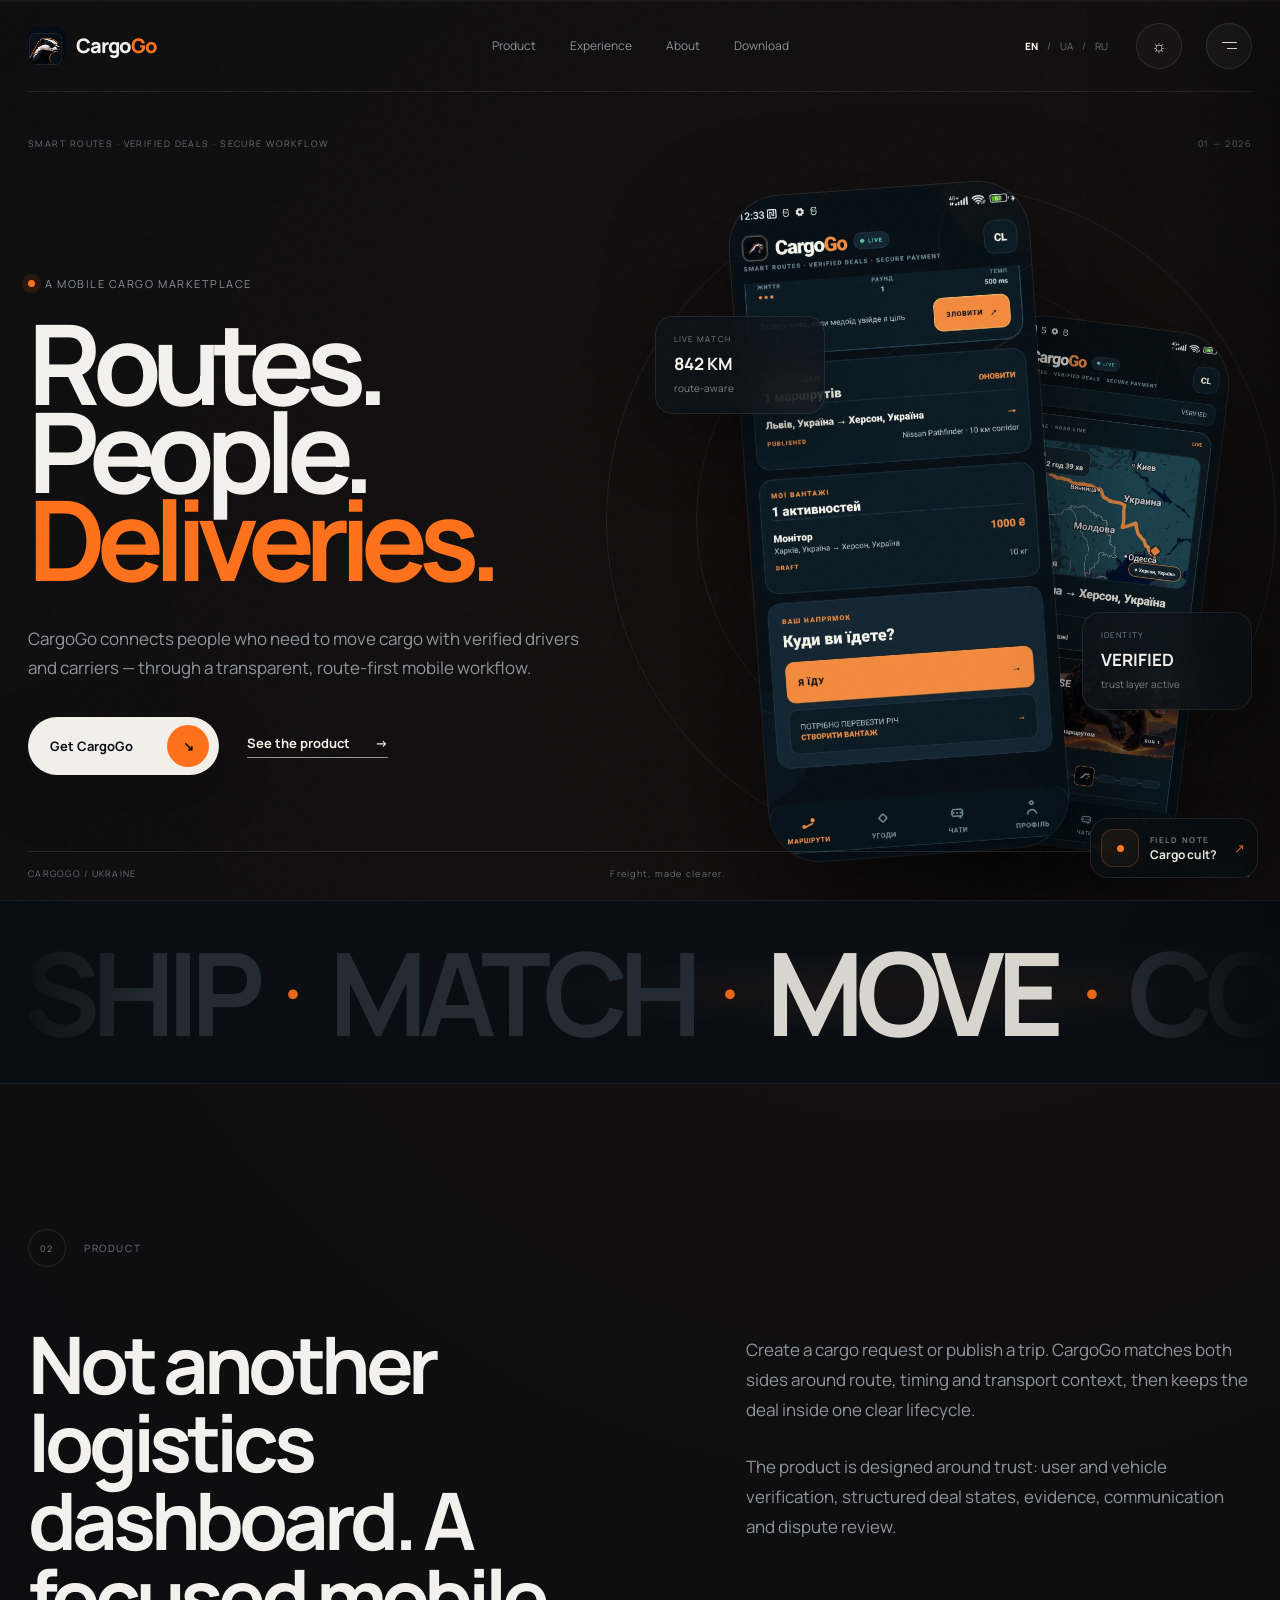
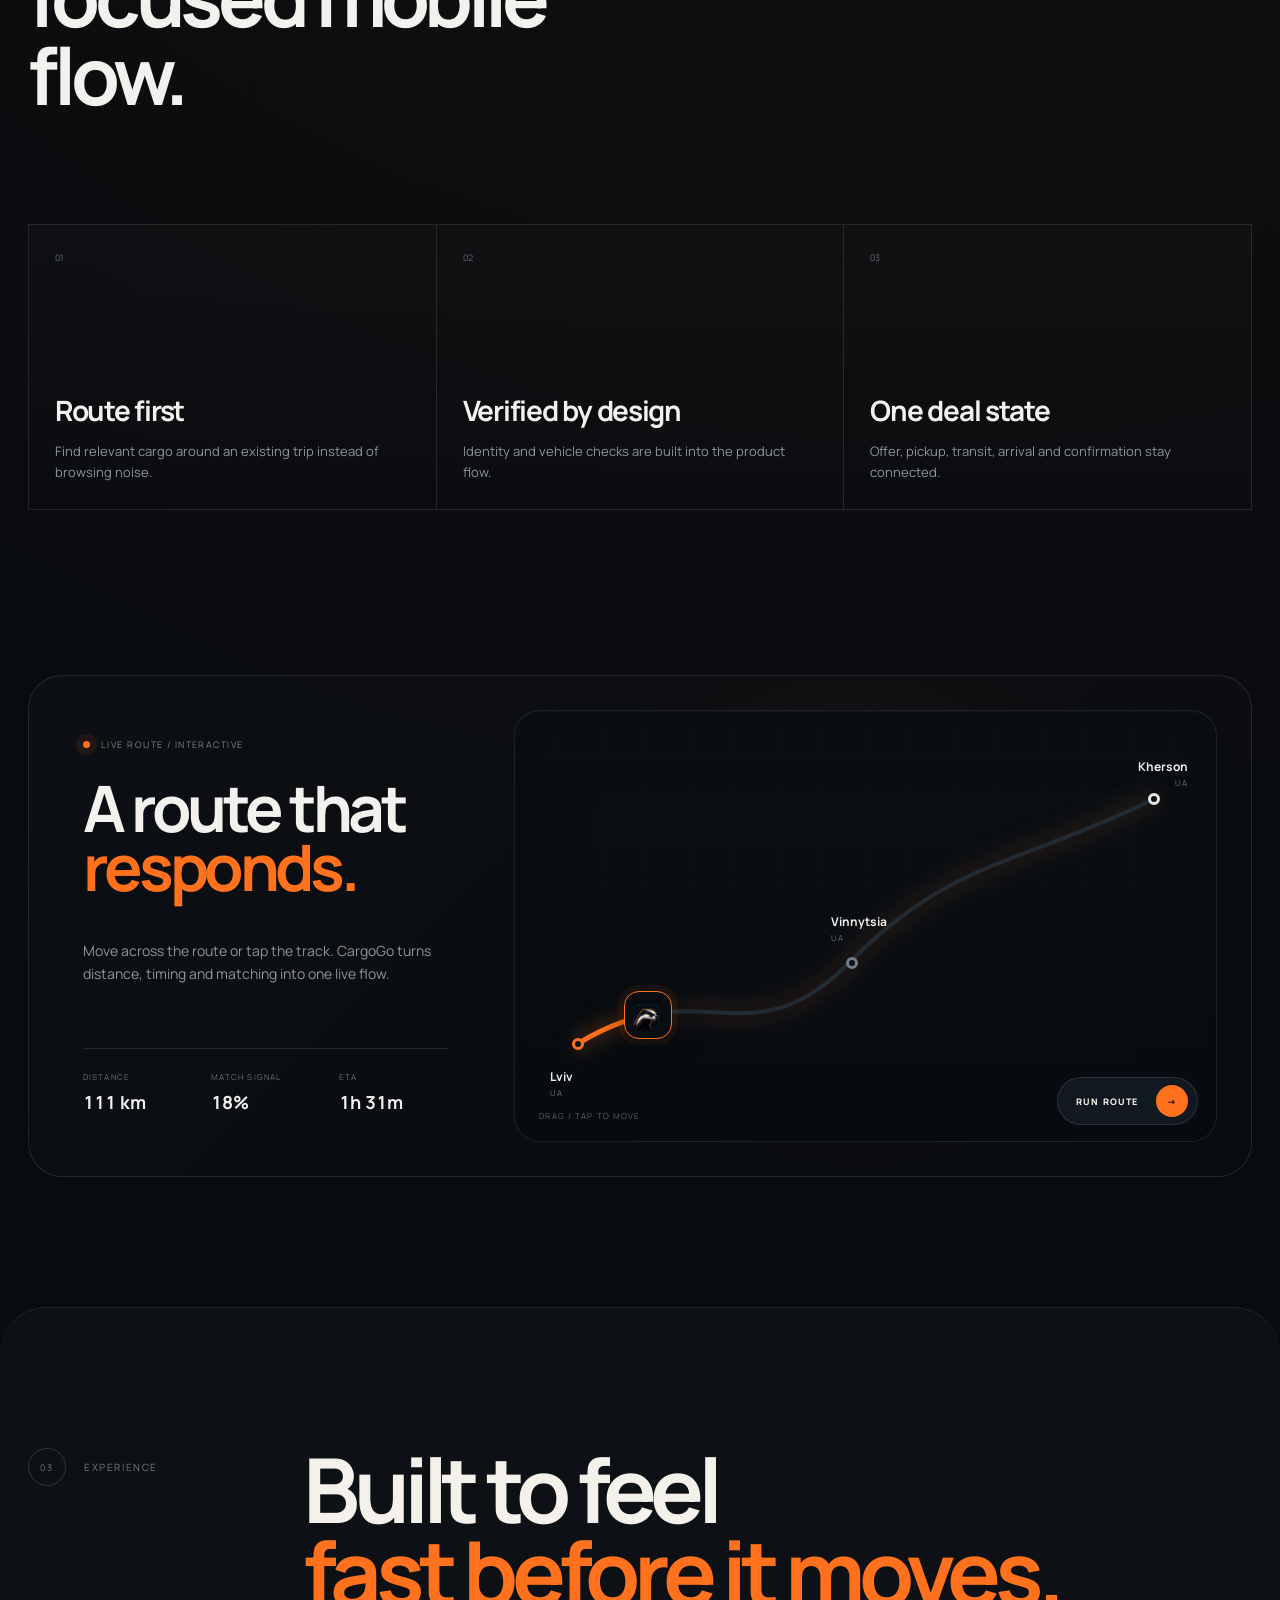
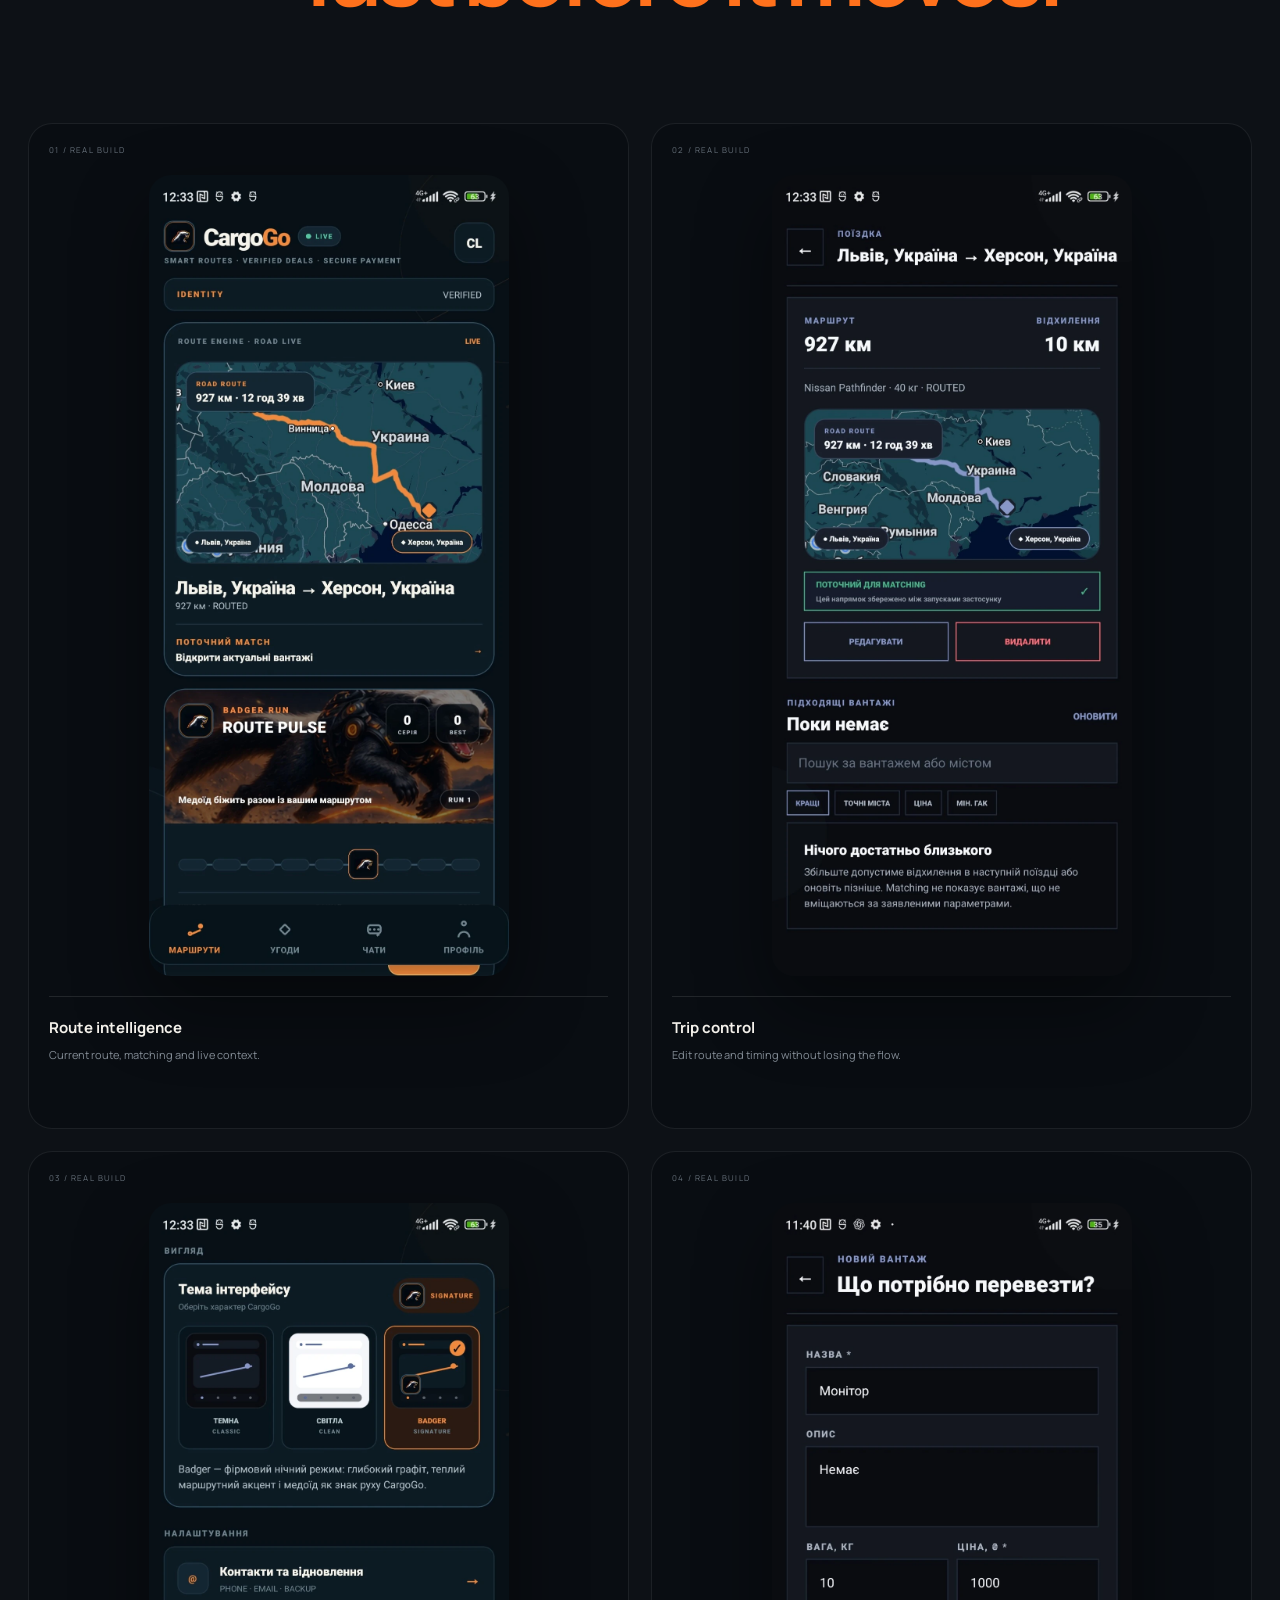
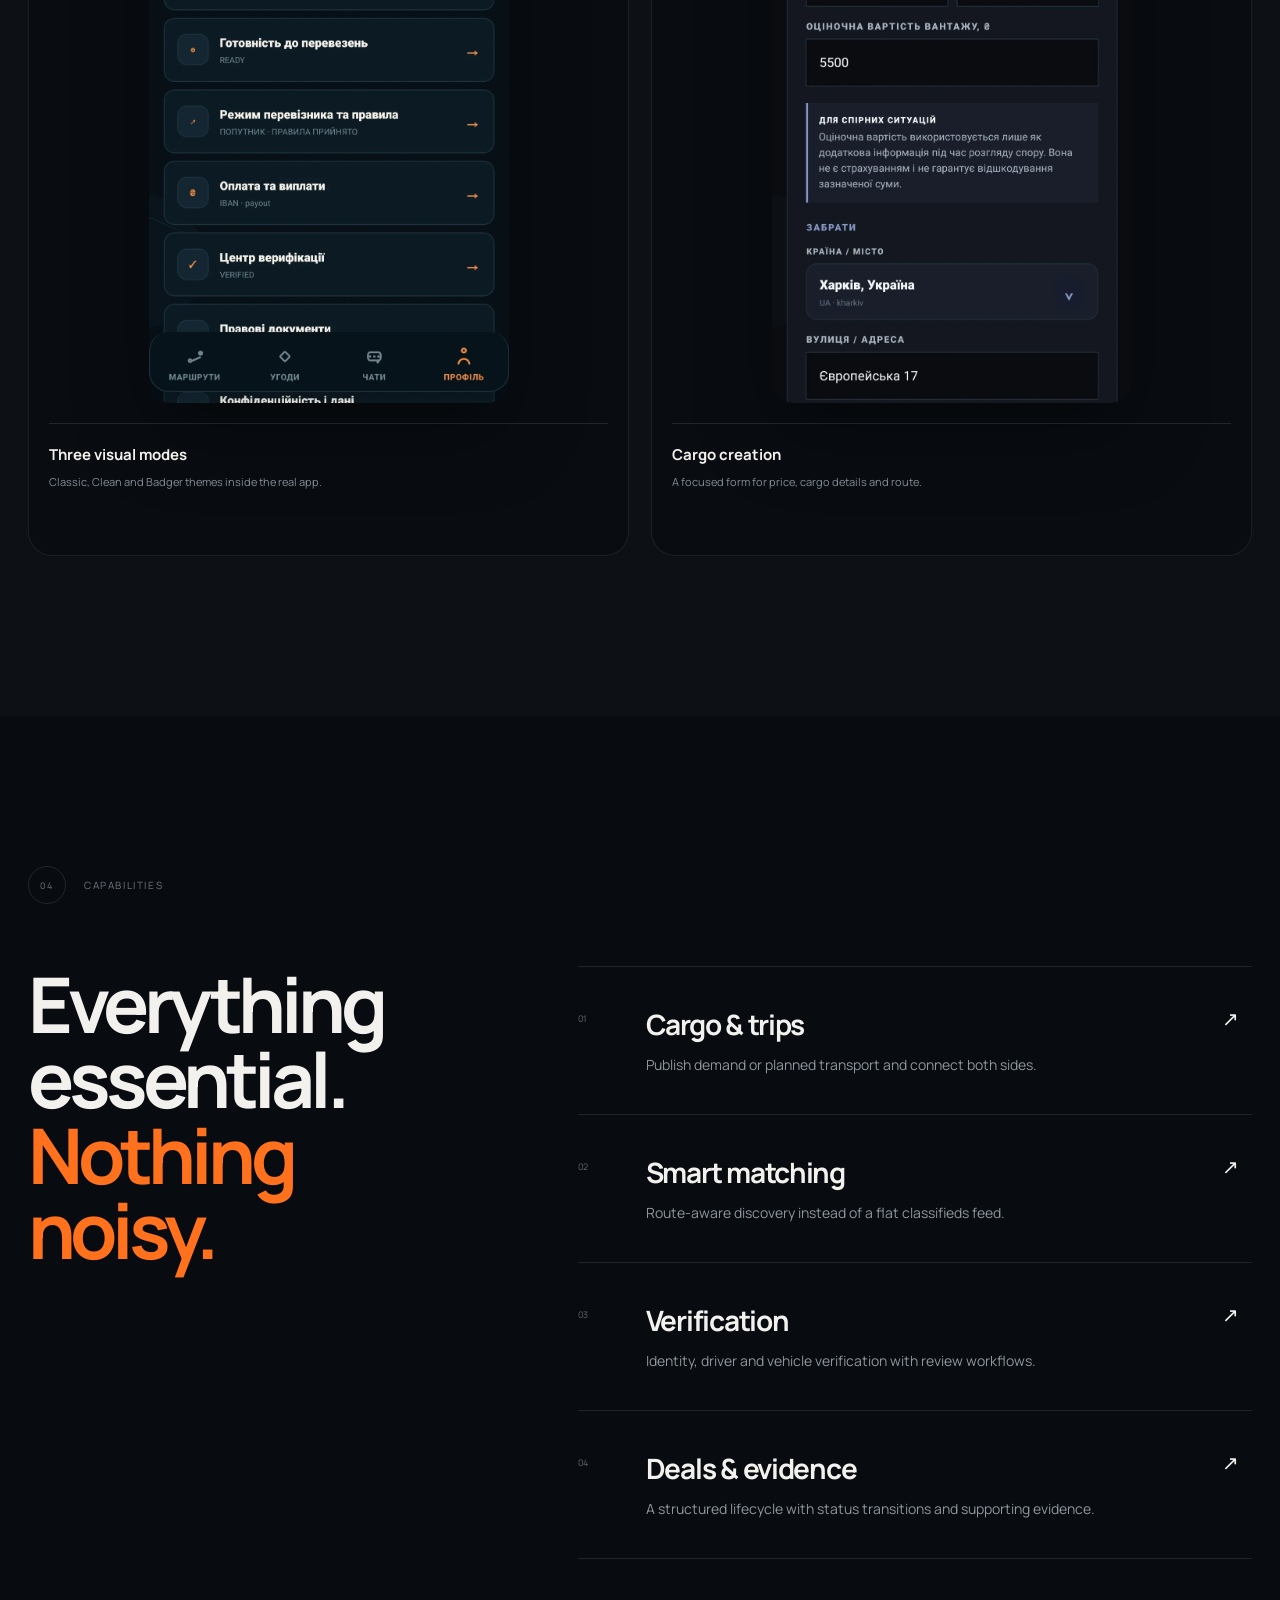
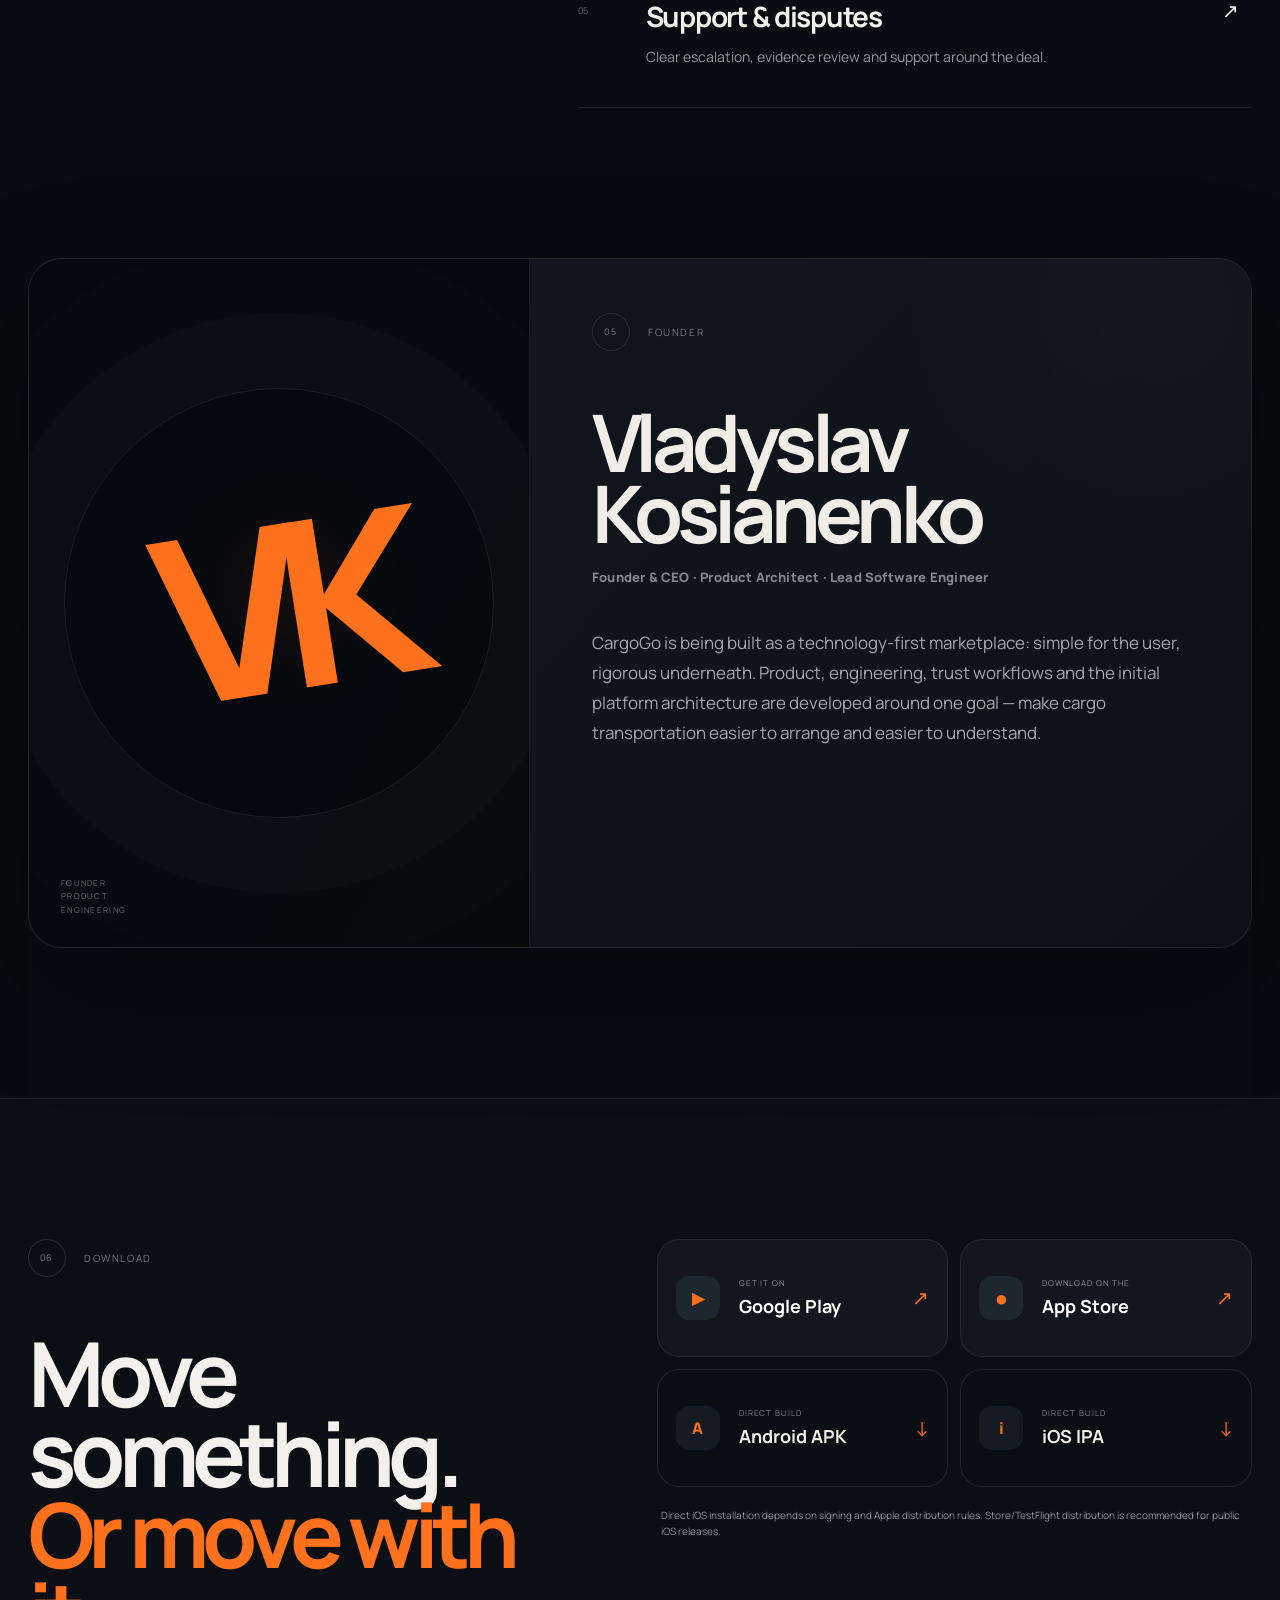
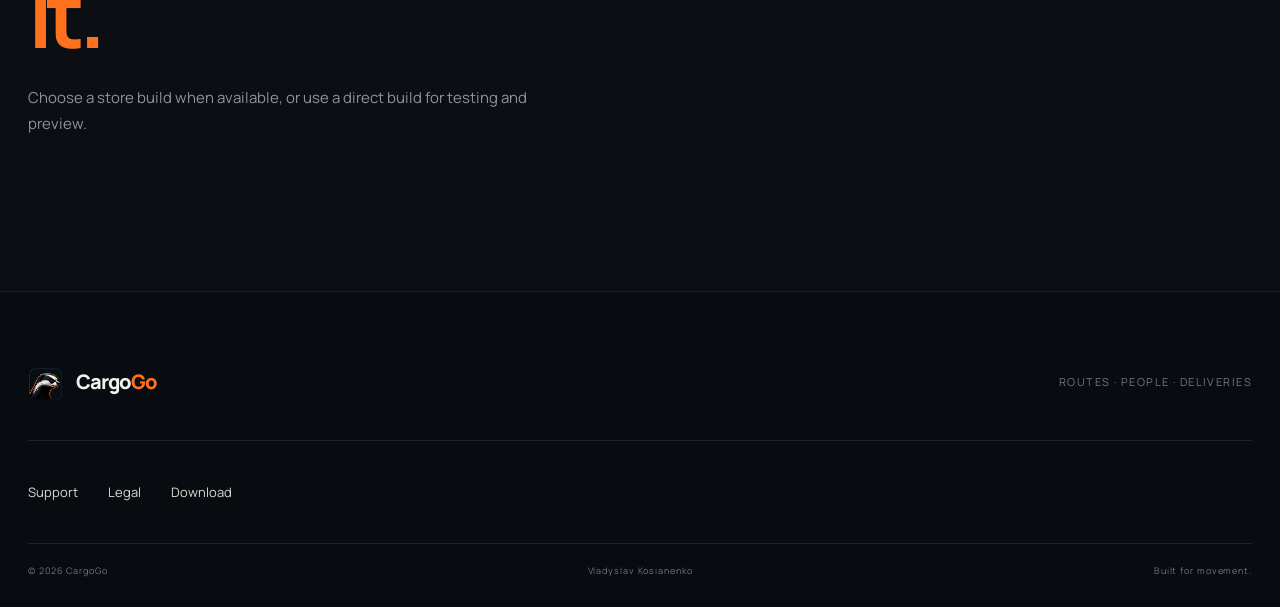
<file: index.html>
<!doctype html>
<html lang="en" data-theme="dark">
<head>
  <meta charset="utf-8" />
  <meta name="viewport" content="width=device-width, initial-scale=1" />
  <meta name="theme-color" content="#080d13" id="themeColor" />
  <script>try{document.documentElement.dataset.theme=localStorage.getItem("cargogo-theme")||"dark"}catch(e){}</script>
  <meta name="description" content="CargoGo connects cargo owners and verified carriers through smart routes, transparent deals and a focused mobile workflow." />
  <meta name="keywords" content="CargoGo, cargo delivery, freight marketplace, carrier, shipper, Ukraine logistics, delivery app" />
  <meta name="author" content="Vladyslav Kosianenko" />
  <meta name="robots" content="index,follow,max-image-preview:large" />
  <meta property="og:type" content="website" />
  <meta property="og:title" content="CargoGo — Routes. People. Deliveries." />
  <meta property="og:description" content="A cleaner way to match cargo with verified carriers." />
  <meta property="og:image" content="/assets/og-cargogo.png" />
  <meta property="og:image:width" content="1200" />
  <meta property="og:image:height" content="630" />
  <meta name="twitter:card" content="summary_large_image" />
  <meta name="twitter:title" content="CargoGo — Routes. People. Deliveries." />
  <meta name="twitter:description" content="A cleaner way to match cargo with verified carriers." />
  <meta name="twitter:image" content="/assets/og-cargogo.png" />
  <link rel="icon" href="/assets/favicon.ico" sizes="any" />
  <link rel="icon" type="image/png" href="/assets/favicon.png" />
  <link rel="apple-touch-icon" href="/assets/apple-touch-icon.png" />
  <link rel="manifest" href="/site.webmanifest" />
  <title>CargoGo — Routes. People. Deliveries.</title>
  <link rel="preconnect" href="https://fonts.googleapis.com" />
  <link rel="preconnect" href="https://fonts.gstatic.com" crossorigin />
  <link href="https://fonts.googleapis.com/css2?family=Manrope:wght@400;500;600;700;800&display=swap" rel="stylesheet" />
  <link rel="stylesheet" href="styles.css" />
  <script type="application/ld+json">
  {"@context":"https://schema.org","@type":"SoftwareApplication","name":"CargoGo","applicationCategory":"BusinessApplication","operatingSystem":"Android, iOS","description":"Cargo marketplace connecting shippers with verified carriers.","author":{"@type":"Person","name":"Vladyslav Kosianenko"}}
  </script>
</head>
<body>
  <div class="cursor-glow" aria-hidden="true"></div>
  <div class="grain" aria-hidden="true"></div>
  <div class="scroll-progress" aria-hidden="true"><i></i></div>

  <header class="site-header">
    <a class="brand" href="#top" aria-label="CargoGo home">
      <img src="assets/brand-icon.png" alt="" />
      <span>Cargo<span>Go</span></span>
    </a>
    <nav class="desktop-nav" aria-label="Primary navigation">
      <a href="#product" data-i18n="nav.product">Product</a>
      <a href="#experience" data-i18n="nav.experience">Experience</a>
      <a href="#about" data-i18n="nav.about">About</a>
      <a href="#download" data-i18n="nav.download">Download</a>
    </nav>
    <div class="header-actions">
      <div class="lang-switch" aria-label="Language">
        <button data-lang="en" class="active">EN</button><span>/</span><button data-lang="uk">UA</button><span>/</span><button data-lang="ru">RU</button>
      </div>
      <button class="theme-toggle magnetic" id="themeToggle" aria-label="Switch color theme" title="Switch theme">
        <span class="theme-icon theme-icon-moon" aria-hidden="true">◐</span>
        <span class="theme-icon theme-icon-sun" aria-hidden="true">☼</span>
      </button>
      <button class="menu-button magnetic" id="drawerOpen" aria-label="Open support and legal menu"><span></span><span></span></button>
    </div>
  </header>

  <main id="top">
    <section class="hero shell">
      <div class="hero-meta reveal"><span data-i18n="hero.meta">SMART ROUTES · VERIFIED DEALS · SECURE WORKFLOW</span><span>01 — 2026</span></div>
      <div class="hero-grid">
        <div class="hero-copy reveal">
          <p class="eyebrow"><i></i><span data-i18n="hero.eyebrow">A mobile cargo marketplace</span></p>
          <h1><span data-i18n="hero.line1">Routes.</span><br><span data-i18n="hero.line2">People.</span><br><em data-i18n="hero.line3">Deliveries.</em></h1>
          <p class="lead" data-i18n="hero.lead">CargoGo connects people who need to move cargo with verified drivers and carriers — through a transparent, route-first mobile workflow.</p>
          <div class="hero-actions">
            <a class="premium-button magnetic" href="#download"><span data-i18n="hero.cta">Get CargoGo</span><i>↘</i></a>
            <a class="ghost-link" href="#experience"><span data-i18n="hero.preview">See the product</span><i>→</i></a>
          </div>
        </div>
        <div class="hero-stage reveal delay-1">
          <div class="stage-ring ring-a"></div><div class="stage-ring ring-b"></div>
          <div class="real-phone-stack" aria-label="Real CargoGo application screenshots">
            <div class="phone phone-main tilt-card"><img src="assets/app-real-home.webp" loading="eager" decoding="async" fetchpriority="high" alt="Real CargoGo home screen with active route and cargo" /></div>
            <div class="phone phone-secondary"><img src="assets/app-real-route.webp" loading="eager" decoding="async" alt="Real CargoGo route screen with map and Route Pulse" /></div>
          </div>
          <div class="signal-card signal-a"><small>LIVE MATCH</small><strong>842 KM</strong><span>route-aware</span></div>
          <div class="signal-card signal-b"><small>IDENTITY</small><strong>VERIFIED</strong><span>trust layer active</span></div>
          <div class="route-streak" aria-hidden="true"></div>
        </div>
      </div>
      <div class="hero-foot reveal"><span>CARGOGO / UKRAINE</span><span data-i18n="hero.footer">Freight, made clearer.</span><span>SCROLL ↓</span></div>
    </section>

    <section class="ticker" aria-hidden="true"><div><span>SHIP</span><b>•</b><span>MATCH</span><b>•</b><span class="ticker-accent">MOVE</span><b>•</b><span>CONFIRM</span><b>•</b><span>SHIP</span><b>•</b><span>MATCH</span><b>•</b><span class="ticker-accent">MOVE</span><b>•</b><span>CONFIRM</span><b>•</b></div></section>

    <section class="intro shell" id="product">
      <div class="section-label reveal"><span>02</span><p data-i18n="product.label">PRODUCT</p></div>
      <div class="intro-grid">
        <h2 class="reveal" data-i18n="product.title">Not another logistics dashboard. A focused mobile flow.</h2>
        <div class="intro-copy reveal delay-1">
          <p data-i18n="product.p1">Create a cargo request or publish a trip. CargoGo matches both sides around route, timing and transport context, then keeps the deal inside one clear lifecycle.</p>
          <p data-i18n="product.p2">The product is designed around trust: user and vehicle verification, structured deal states, evidence, communication and dispute review.</p>
        </div>
      </div>
      <div class="principles">
        <article class="principle reveal"><span>01</span><h3 data-i18n="product.card1.title">Route first</h3><p data-i18n="product.card1.text">Find relevant cargo around an existing trip instead of browsing noise.</p></article>
        <article class="principle reveal"><span>02</span><h3 data-i18n="product.card2.title">Verified by design</h3><p data-i18n="product.card2.text">Identity and vehicle checks are built into the product flow.</p></article>
        <article class="principle reveal"><span>03</span><h3 data-i18n="product.card3.title">One deal state</h3><p data-i18n="product.card3.text">Offer, pickup, transit, arrival and confirmation stay connected.</p></article>
      </div>
    </section>

    <section class="route-playground shell" id="routePulse">
      <div class="route-lab reveal">
        <div class="route-lab-copy">
          <p class="route-lab-kicker"><i></i><span data-i18n="route.kicker">LIVE ROUTE / INTERACTIVE</span></p>
          <h2><span data-i18n="route.title1">A route that</span> <em data-i18n="route.title2">responds.</em></h2>
          <p data-i18n="route.text">Move across the route or tap the track. CargoGo turns distance, timing and matching into one live flow.</p>
          <div class="route-stats">
            <div><small data-i18n="route.distance">DISTANCE</small><strong id="routeDistance">927 km</strong></div>
            <div><small data-i18n="route.match">MATCH SIGNAL</small><strong id="routeMatch">12%</strong></div>
            <div><small data-i18n="route.eta">ETA</small><strong id="routeEta">12h 39m</strong></div>
          </div>
        </div>
        <div class="route-canvas" id="routeCanvas" data-interactive="true" tabindex="0" role="slider" aria-label="Interactive cargo route" aria-valuemin="0" aria-valuemax="100" aria-valuenow="12">
          <div class="route-grid" aria-hidden="true"></div>
          <div class="route-city city-a"><b>Lviv</b><span>UA</span></div>
          <div class="route-city city-b"><b>Vinnytsia</b><span>UA</span></div>
          <div class="route-city city-c"><b>Kherson</b><span>UA</span></div>
          <svg class="route-svg" viewBox="0 0 900 420" preserveAspectRatio="none" aria-hidden="true">
            <path class="route-shadow-path" d="M80 325 C240 250 300 345 430 245 S650 150 820 86"/>
            <path class="route-base-path" d="M80 325 C240 250 300 345 430 245 S650 150 820 86"/>
            <path class="route-live-path" id="routeLivePath" d="M80 325 C240 250 300 345 430 245 S650 150 820 86"/>
          </svg>
          <div class="route-node node-a"></div><div class="route-node node-b"></div><div class="route-node node-c"></div>
          <div class="cargo-marker" id="cargoMarker" aria-hidden="true"><img src="assets/brand-icon.png" alt="" /></div>
          <div class="route-hint" data-i18n="route.hint">DRAG / TAP TO MOVE</div>
          <button class="route-run" id="routeRun" type="button"><span data-i18n="route.run">RUN ROUTE</span><i>→</i></button>
        </div>
      </div>
    </section>

    <section class="experience" id="experience">
      <div class="shell">
        <div class="experience-head reveal">
          <div class="section-label light"><span>03</span><p data-i18n="experience.label">EXPERIENCE</p></div>
          <h2><span data-i18n="experience.title1">Built to feel</span><br><em data-i18n="experience.title2">fast before it moves.</em></h2>
        </div>
        <div class="screen-showcase real-showcase">
          <figure class="screen-card screen-one reveal"><div class="screen-number">01 / REAL BUILD</div><img src="assets/app-real-route.webp" loading="lazy" decoding="async" alt="Real CargoGo route screen with live route and Badger Run" /><figcaption><strong data-i18n="experience.s1.title">Route intelligence</strong><span data-i18n="experience.s1.text">Current route, matching and live context.</span></figcaption></figure>
          <figure class="screen-card screen-two reveal delay-1"><div class="screen-number">02 / REAL BUILD</div><img src="assets/app-real-trip.webp" loading="lazy" decoding="async" alt="Real CargoGo trip details screen" /><figcaption><strong data-i18n="experience.s2.title">Trip control</strong><span data-i18n="experience.s2.text">Edit route and timing without losing the flow.</span></figcaption></figure>
          <figure class="screen-card screen-three reveal"><div class="screen-number">03 / REAL BUILD</div><img src="assets/app-real-themes.webp" loading="lazy" decoding="async" alt="Real CargoGo profile theme selector" /><figcaption><strong data-i18n="experience.s3.title">Three visual modes</strong><span data-i18n="experience.s3.text">Classic, Clean and Badger themes inside the real app.</span></figcaption></figure>
          <figure class="screen-card screen-four reveal delay-1"><div class="screen-number">04 / REAL BUILD</div><img src="assets/app-real-create.webp" loading="lazy" decoding="async" alt="Real CargoGo cargo creation form" /><figcaption><strong data-i18n="experience.s4.title">Cargo creation</strong><span data-i18n="experience.s4.text">A focused form for price, cargo details and route.</span></figcaption></figure>
        </div>
      </div>
    </section>

    <section class="capabilities shell">
      <div class="section-label reveal"><span>04</span><p data-i18n="cap.label">CAPABILITIES</p></div>
      <div class="cap-grid">
        <div class="cap-heading reveal"><h2><span data-i18n="cap.title">Everything essential.</span><br><em data-i18n="cap.subtitle">Nothing noisy.</em></h2></div>
        <div class="cap-list">
          <article class="cap-item reveal"><span>01</span><div><h3 data-i18n="cap.c1.title">Cargo & trips</h3><p data-i18n="cap.c1.text">Publish demand or planned transport and connect both sides.</p></div><i>↗</i></article>
          <article class="cap-item reveal"><span>02</span><div><h3 data-i18n="cap.c2.title">Smart matching</h3><p data-i18n="cap.c2.text">Route-aware discovery instead of a flat classifieds feed.</p></div><i>↗</i></article>
          <article class="cap-item reveal"><span>03</span><div><h3 data-i18n="cap.c3.title">Verification</h3><p data-i18n="cap.c3.text">Identity, driver and vehicle verification with review workflows.</p></div><i>↗</i></article>
          <article class="cap-item reveal"><span>04</span><div><h3 data-i18n="cap.c4.title">Deals & evidence</h3><p data-i18n="cap.c4.text">A structured lifecycle with status transitions and supporting evidence.</p></div><i>↗</i></article>
          <article class="cap-item reveal"><span>05</span><div><h3 data-i18n="cap.c5.title">Support & disputes</h3><p data-i18n="cap.c5.text">Clear escalation, evidence review and support around the deal.</p></div><i>↗</i></article>
        </div>
      </div>
    </section>

    <section class="about shell" id="about">
      <div class="founder-panel reveal">
        <div class="founder-art"><div class="monogram">VK</div><div class="founder-orbit"></div><div class="founder-note">FOUNDER<br>PRODUCT<br>ENGINEERING</div></div>
        <div class="founder-content">
          <div class="section-label"><span>05</span><p data-i18n="about.label">FOUNDER</p></div>
          <h2>Vladyslav<br>Kosianenko</h2>
          <p class="role">Founder & CEO · Product Architect · Lead Software Engineer</p>
          <p class="founder-bio" data-i18n="about.bio">CargoGo is being built as a technology-first marketplace: simple for the user, rigorous underneath. Product, engineering, trust workflows and the initial platform architecture are developed around one goal — make cargo transportation easier to arrange and easier to understand.</p>
        </div>
      </div>
    </section>

    <section class="download" id="download">
      <div class="shell download-shell">
        <div class="download-copy reveal">
          <div class="section-label dark"><span>06</span><p data-i18n="download.label">DOWNLOAD</p></div>
          <h2><span data-i18n="download.title1">Move something.</span><br><em data-i18n="download.title2">Or move with it.</em></h2>
          <p data-i18n="download.text">Choose a store build when available, or use a direct build for testing and preview.</p>
        </div>
        <div class="download-options reveal delay-1">
          <a class="download-card magnetic" id="googlePlayLink" href="#" target="_blank" rel="noopener"><div class="store-mark">▶</div><div><small data-i18n="download.googleSmall">GET IT ON</small><strong>Google Play</strong></div><i>↗</i></a>
          <a class="download-card magnetic" id="appStoreLink" href="#" target="_blank" rel="noopener"><div class="store-mark apple">●</div><div><small data-i18n="download.appleSmall">DOWNLOAD ON THE</small><strong>App Store</strong></div><i>↗</i></a>
          <a class="download-card direct magnetic" id="apkLink" href="downloads/cargogo.apk" download><div class="store-mark">A</div><div><small data-i18n="download.direct">DIRECT BUILD</small><strong>Android APK</strong></div><i>↓</i></a>
          <a class="download-card direct magnetic" id="ipaLink" href="downloads/cargogo.ipa" download><div class="store-mark">i</div><div><small data-i18n="download.direct">DIRECT BUILD</small><strong>iOS IPA</strong></div><i>↓</i></a>
          <p class="download-note" data-i18n="download.note">Direct iOS installation depends on signing and Apple distribution rules. Store/TestFlight distribution is recommended for public iOS releases.</p>
        </div>
      </div>
    </section>
  </main>

  <footer class="footer shell">
    <div class="footer-brand"><a class="brand" href="#top"><img src="assets/brand-icon.png" alt="" /><span>Cargo<span>Go</span></span></a><p data-i18n="footer.tagline">Routes · People · Deliveries</p></div>
    <div class="footer-nav"><button data-open-drawer="support" data-i18n="footer.support">Support</button><button data-open-drawer="legal" data-i18n="footer.legal">Legal</button><a href="#download" data-i18n="footer.download">Download</a></div>
    <div class="footer-bottom"><span>© <span id="year"></span> CargoGo</span><span>Vladyslav Kosianenko</span><span>Built for movement.</span></div>
  </footer>

  <div class="drawer-backdrop" id="drawerBackdrop"></div>
  <aside class="drawer" id="drawer" aria-hidden="true" aria-label="Support and legal">
    <div class="drawer-top"><span>CG / INFO</span><button id="drawerClose" aria-label="Close menu">×</button></div>
    <div class="drawer-languages" aria-label="Language"><button data-lang="en">EN</button><button data-lang="uk">UA</button><button data-lang="ru">RU</button></div>
    <div class="drawer-tabs"><button class="active" data-drawer-tab="support" data-i18n="drawer.supportTab">Support</button><button data-drawer-tab="legal" data-i18n="drawer.legalTab">Legal</button></div>
    <div class="drawer-panel active" data-drawer-panel="support">
      <p class="drawer-kicker">CARGOGO SUPPORT</p><h3 data-i18n="drawer.supportTitle">Need a hand?</h3><p data-i18n="drawer.supportText">For account, verification, deal or technical questions, contact CargoGo support.</p>
      <a class="drawer-link" href="mailto:support@cargogo.app"><span>support@cargogo.app</span><i>↗</i></a>
      <a class="drawer-link" href="mailto:hello@cargogo.app"><span>hello@cargogo.app</span><i>↗</i></a>
      <div class="drawer-mini"><span data-i18n="drawer.response">Response target</span><strong data-i18n="drawer.responseValue">Up to 48 hours</strong></div>
    </div>
    <div class="drawer-panel" data-drawer-panel="legal">
      <p class="drawer-kicker">CARGOGO LEGAL</p><h3 data-i18n="drawer.legalTitle">Clear rules, easy access.</h3><p data-i18n="drawer.legalText">Policies and platform terms remain available without opening the app.</p>
      <a class="drawer-link" href="privacy.html"><span data-i18n="drawer.privacy">Privacy Policy</span><i>↗</i></a>
      <a class="drawer-link" href="terms.html"><span data-i18n="drawer.terms">Terms of Use</span><i>↗</i></a>
      <a class="drawer-link" href="cookies.html"><span data-i18n="drawer.cookies">Cookie Policy</span><i>↗</i></a>
    </div>
    <div class="drawer-foot"><img src="assets/brand-icon.png" alt="" /><span>CargoGo / 2026</span></div>
  </aside>


  <button class="cult-trigger" id="cultTrigger" type="button" aria-haspopup="dialog" aria-controls="cultCard">
    <span class="cult-trigger-mark"><i></i></span>
    <span><small data-i18n="cult.triggerTop">FIELD NOTE</small><strong data-i18n="cult.trigger">Cargo cult?</strong></span>
    <b>↗</b>
  </button>

  <div class="cult-backdrop" id="cultBackdrop" aria-hidden="true"></div>
  <section class="cult-card" id="cultCard" role="dialog" aria-modal="true" aria-hidden="true" aria-labelledby="cultTitle">
    <button class="cult-close" id="cultClose" type="button" aria-label="Close">×</button>
    <div class="cult-copy">
      <div class="cult-kicker"><span></span><b data-i18n="cult.kicker">FIELD NOTE / CARGO CULT</b></div>
      <h2 id="cultTitle"><span data-i18n="cult.title1">Why the name</span><br><em data-i18n="cult.title2">CargoGo?</em></h2>
      <p data-i18n="cult.p1">During World War II, remote Pacific islands suddenly became part of enormous military supply chains. Aircraft arrived with food, tools, machinery and unfamiliar goods — then, after the bases closed, much of that flow disappeared just as abruptly.</p>
      <p data-i18n="cult.p2">Some Melanesian movements mixed this new material world with local religious and political ideas. The famous story tells of symbolic airstrips, towers, fires and aircraft-like constructions meant to echo the actions associated with arriving cargo. It is a simplified image of a much richer history — but a striking one.</p>
      <div class="cult-manifesto">
        <span class="cult-manifesto-mark">↗</span>
        <p data-i18n="cult.manifesto">We are not about rituals.<br><strong>We are about real cargo, real vehicles and real deals.</strong></p>
      </div>
      <p class="cult-bridge" data-i18n="cult.bridge"><strong>CargoGo</strong> is the opposite idea: logistics should work because the route, trust and transaction actually work — not because we merely imitate the signs of them.</p>
      <div class="cult-quote"><span>“</span><p data-i18n="cult.quote">Rituals do not move cargo.<br><strong>We do.</strong></p></div>
      <p class="cult-footnote" data-i18n="cult.note">A playful brand field note. “Cargo cult” is a real anthropological term; the runway-and-aircraft story is a popular shorthand for more complex Melanesian histories.</p>
    </div>
    <div class="cult-scene" id="cultScene" aria-hidden="true">
      <img class="cult-scene-photo" src="assets/cargo-cult-scene.webp" alt="" loading="lazy" decoding="async" />
      <div class="cult-scene-grade"></div>
      <div class="cult-plane-beacon"><i></i><b></b></div>
      <div class="cult-fire-real">
        <span class="cult-fire-a"></span><span class="cult-fire-b"></span><span class="cult-fire-core"></span>
        <i class="cult-ember e1"></i><i class="cult-ember e2"></i><i class="cult-ember e3"></i><i class="cult-ember e4"></i>
      </div>
      <div class="cult-smoke-real"><i></i><i></i><i></i></div>
      <div class="cult-torch-glow torch-one"></div><div class="cult-torch-glow torch-two"></div>
      <div class="cult-scene-caption"><span data-i18n="cult.scene">Pacific night / field reconstruction</span><i></i><b>CG / ARCHIVE</b></div>
    </div>
  </section>

  <div class="toast" id="toast" role="status"></div>
  <script src="app.js"></script>
</body>
</html>
</file>
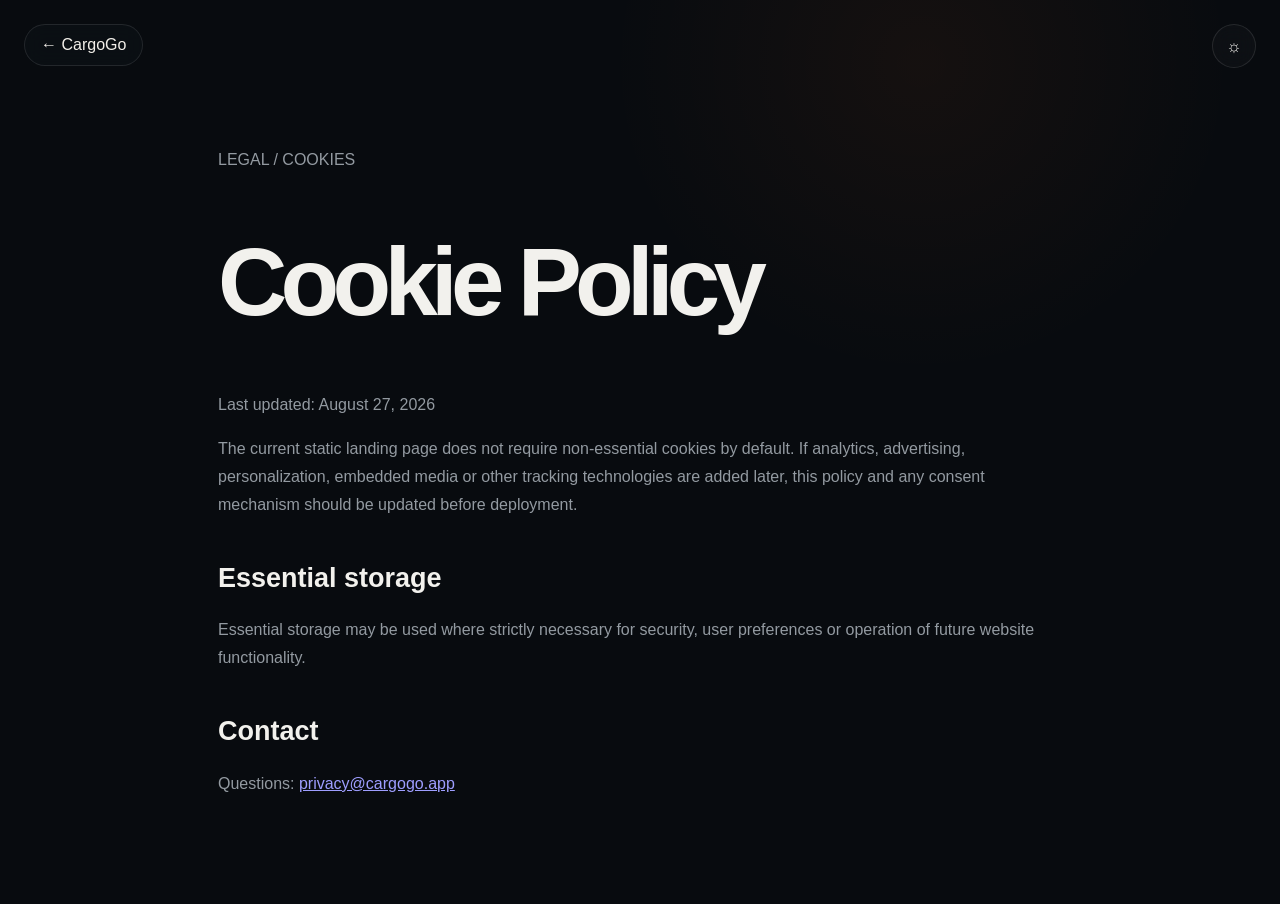
<file: cookies.html>
<!doctype html><html lang="en" data-theme="dark"><head>
<script>try{document.documentElement.dataset.theme=localStorage.getItem("cargogo-theme")||"dark"}catch(e){}</script><meta charset="utf-8"><meta name="viewport" content="width=device-width,initial-scale=1"><meta name="theme-color" content="#080d13"><link rel="icon" href="assets/favicon.ico" sizes="any"><link rel="apple-touch-icon" href="assets/apple-touch-icon.png"><title>Cookie Policy — CargoGo</title><link rel="stylesheet" href="styles.css"></head><body><button class="legal-theme-toggle" aria-label="Switch color theme" title="Switch theme"><span class="theme-icon theme-icon-moon">◐</span><span class="theme-icon theme-icon-sun">☼</span></button><a class="legal-back" href="index.html">← CargoGo</a><main class="legal-page"><p class="kicker">LEGAL / COOKIES</p><h1>Cookie Policy</h1><p>Last updated: August 27, 2026</p><p>The current static landing page does not require non-essential cookies by default. If analytics, advertising, personalization, embedded media or other tracking technologies are added later, this policy and any consent mechanism should be updated before deployment.</p><h2>Essential storage</h2><p>Essential storage may be used where strictly necessary for security, user preferences or operation of future website functionality.</p><h2>Contact</h2><p>Questions: <a href="mailto:privacy@cargogo.app">privacy@cargogo.app</a></p></main><script>(function(){const b=document.querySelector('.legal-theme-toggle');function a(t){t=t==='light'?'light':'dark';document.documentElement.dataset.theme=t;try{localStorage.setItem('cargogo-theme',t)}catch(e){}}if(b)b.addEventListener('click',()=>a(document.documentElement.dataset.theme==='dark'?'light':'dark'));})();</script></body></html>
</file>
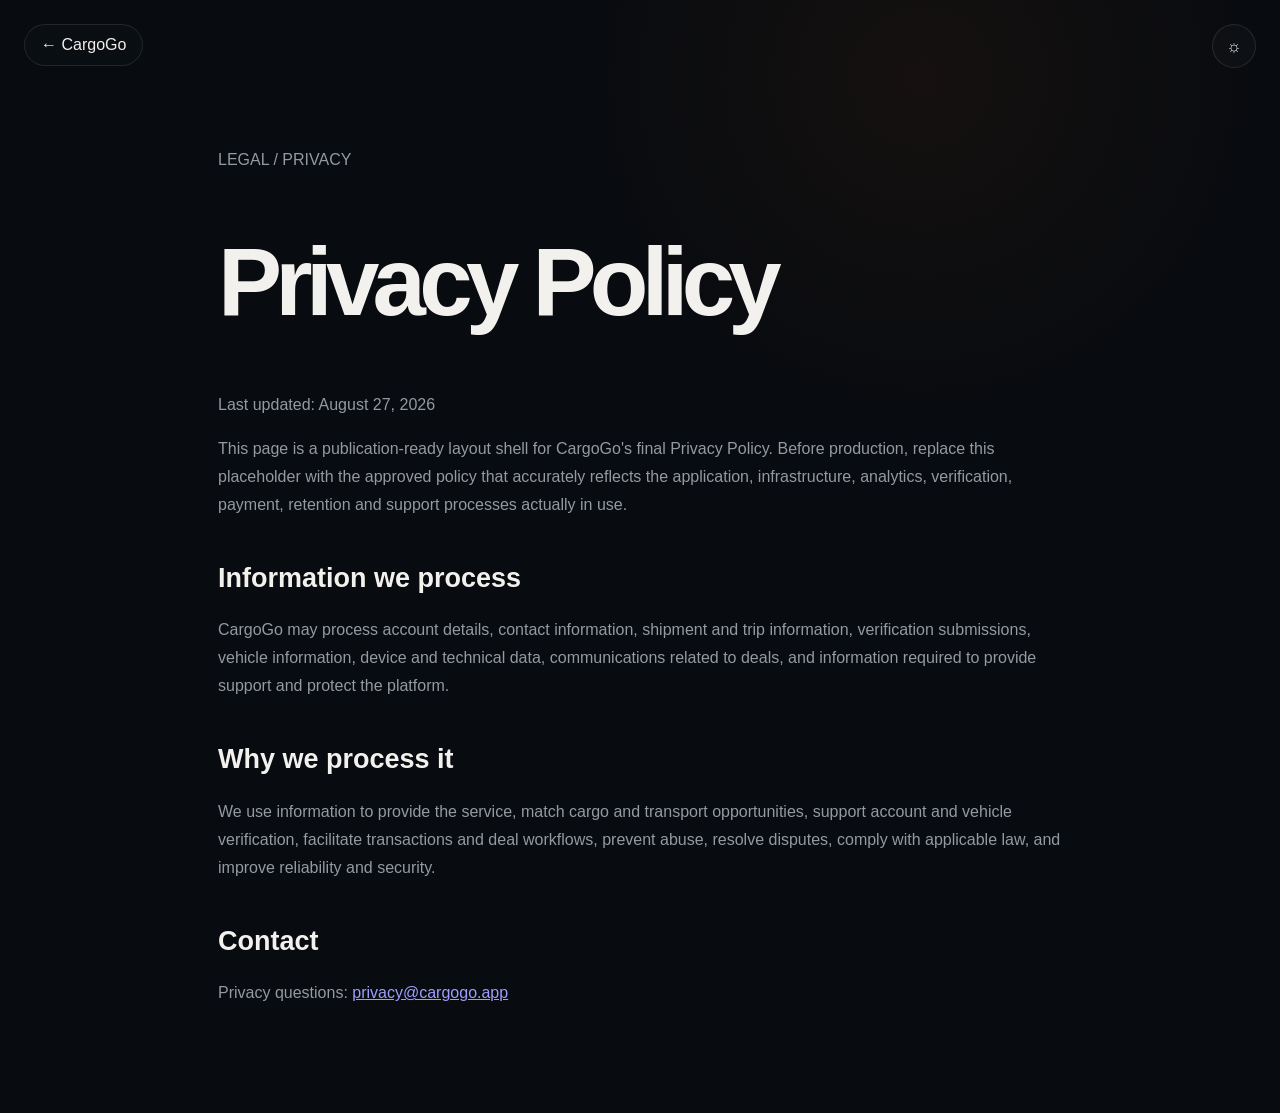
<file: privacy.html>
<!doctype html><html lang="en" data-theme="dark"><head>
<script>try{document.documentElement.dataset.theme=localStorage.getItem("cargogo-theme")||"dark"}catch(e){}</script><meta charset="utf-8"><meta name="viewport" content="width=device-width,initial-scale=1"><meta name="theme-color" content="#080d13"><link rel="icon" href="assets/favicon.ico" sizes="any"><link rel="apple-touch-icon" href="assets/apple-touch-icon.png"><title>Privacy Policy — CargoGo</title><link rel="stylesheet" href="styles.css"></head><body><button class="legal-theme-toggle" aria-label="Switch color theme" title="Switch theme"><span class="theme-icon theme-icon-moon">◐</span><span class="theme-icon theme-icon-sun">☼</span></button><a class="legal-back" href="index.html">← CargoGo</a><main class="legal-page"><p class="kicker">LEGAL / PRIVACY</p><h1>Privacy Policy</h1><p>Last updated: August 27, 2026</p><p>This page is a publication-ready layout shell for CargoGo's final Privacy Policy. Before production, replace this placeholder with the approved policy that accurately reflects the application, infrastructure, analytics, verification, payment, retention and support processes actually in use.</p><h2>Information we process</h2><p>CargoGo may process account details, contact information, shipment and trip information, verification submissions, vehicle information, device and technical data, communications related to deals, and information required to provide support and protect the platform.</p><h2>Why we process it</h2><p>We use information to provide the service, match cargo and transport opportunities, support account and vehicle verification, facilitate transactions and deal workflows, prevent abuse, resolve disputes, comply with applicable law, and improve reliability and security.</p><h2>Contact</h2><p>Privacy questions: <a href="mailto:privacy@cargogo.app">privacy@cargogo.app</a></p></main><script>(function(){const b=document.querySelector('.legal-theme-toggle');function a(t){t=t==='light'?'light':'dark';document.documentElement.dataset.theme=t;try{localStorage.setItem('cargogo-theme',t)}catch(e){}}if(b)b.addEventListener('click',()=>a(document.documentElement.dataset.theme==='dark'?'light':'dark'));})();</script></body></html>
</file>
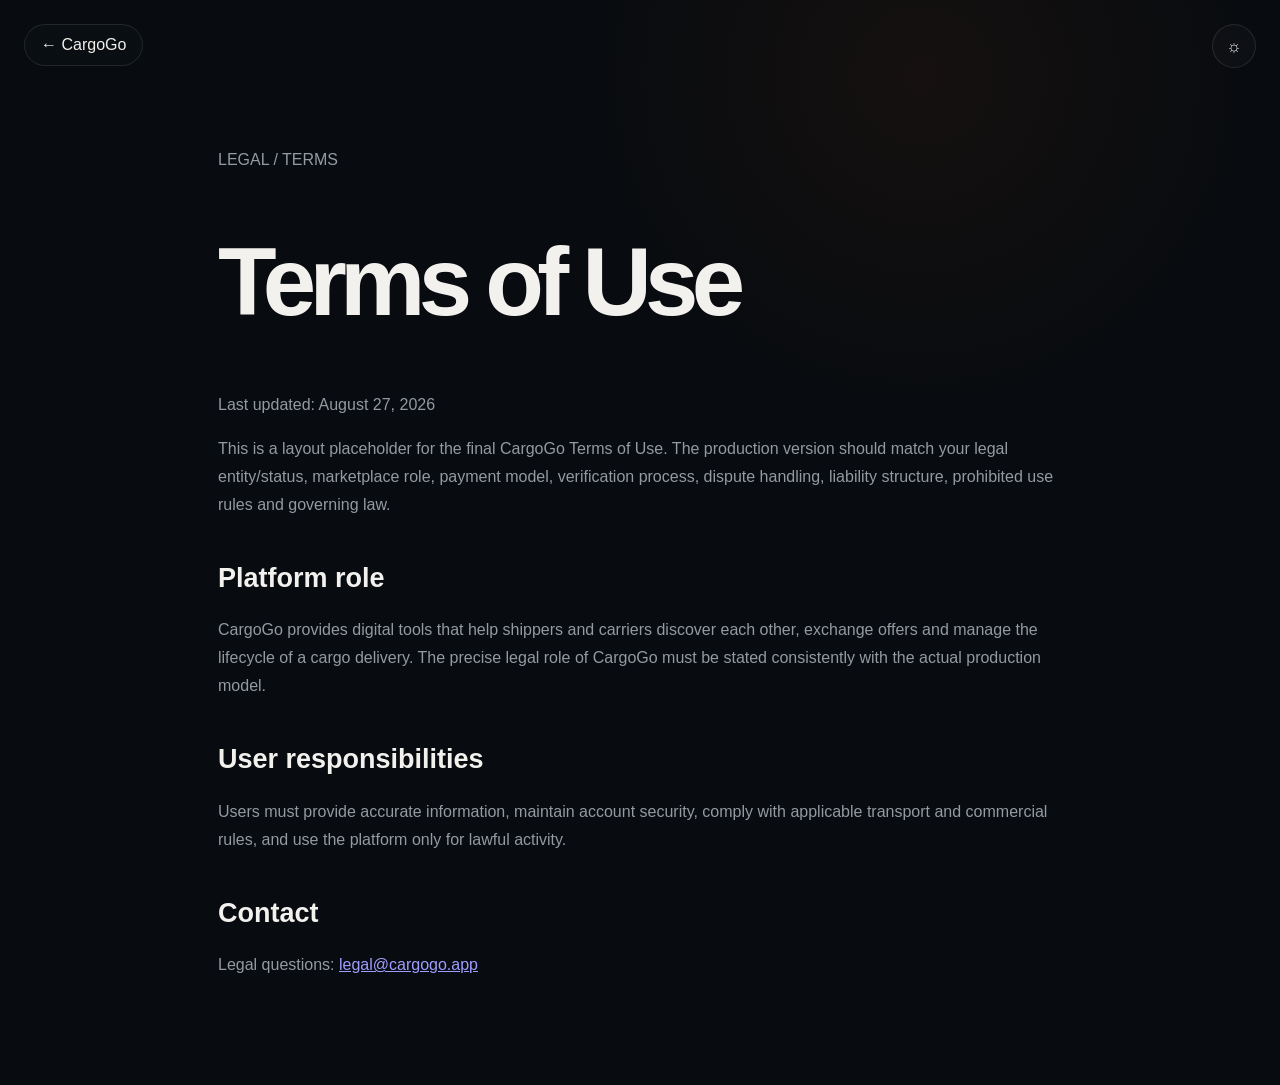
<file: terms.html>
<!doctype html><html lang="en" data-theme="dark"><head>
<script>try{document.documentElement.dataset.theme=localStorage.getItem("cargogo-theme")||"dark"}catch(e){}</script><meta charset="utf-8"><meta name="viewport" content="width=device-width,initial-scale=1"><meta name="theme-color" content="#080d13"><link rel="icon" href="assets/favicon.ico" sizes="any"><link rel="apple-touch-icon" href="assets/apple-touch-icon.png"><title>Terms of Use — CargoGo</title><link rel="stylesheet" href="styles.css"></head><body><button class="legal-theme-toggle" aria-label="Switch color theme" title="Switch theme"><span class="theme-icon theme-icon-moon">◐</span><span class="theme-icon theme-icon-sun">☼</span></button><a class="legal-back" href="index.html">← CargoGo</a><main class="legal-page"><p class="kicker">LEGAL / TERMS</p><h1>Terms of Use</h1><p>Last updated: August 27, 2026</p><p>This is a layout placeholder for the final CargoGo Terms of Use. The production version should match your legal entity/status, marketplace role, payment model, verification process, dispute handling, liability structure, prohibited use rules and governing law.</p><h2>Platform role</h2><p>CargoGo provides digital tools that help shippers and carriers discover each other, exchange offers and manage the lifecycle of a cargo delivery. The precise legal role of CargoGo must be stated consistently with the actual production model.</p><h2>User responsibilities</h2><p>Users must provide accurate information, maintain account security, comply with applicable transport and commercial rules, and use the platform only for lawful activity.</p><h2>Contact</h2><p>Legal questions: <a href="mailto:legal@cargogo.app">legal@cargogo.app</a></p></main><script>(function(){const b=document.querySelector('.legal-theme-toggle');function a(t){t=t==='light'?'light':'dark';document.documentElement.dataset.theme=t;try{localStorage.setItem('cargogo-theme',t)}catch(e){}}if(b)b.addEventListener('click',()=>a(document.documentElement.dataset.theme==='dark'?'light':'dark'));})();</script></body></html>
</file>
<file: styles.css>
:root{--bg:#f2f1ed;--ink:#0b1016;--ink2:#111821;--muted:#6d737a;--line:rgba(11,16,22,.14);--orange:#ff711c;--orange2:#ff9543;--cream:#f6f3ed;--max:1460px;--ease:cubic-bezier(.2,.75,.2,1)}
*{box-sizing:border-box}html{scroll-behavior:smooth}body{margin:0;background:var(--bg);color:var(--ink);font-family:"Manrope",Inter,ui-sans-serif,-apple-system,BlinkMacSystemFont,"Segoe UI",sans-serif;overflow-x:hidden}button,a{font:inherit}button{color:inherit}.shell{width:min(calc(100% - 56px),var(--max));margin-inline:auto}.grain{position:fixed;inset:0;pointer-events:none;z-index:100;opacity:.025;background-image:url("data:image/svg+xml,%3Csvg viewBox='0 0 180 180' xmlns='http://www.w3.org/2000/svg'%3E%3Cfilter id='n'%3E%3CfeTurbulence type='fractalNoise' baseFrequency='.92' numOctaves='4' stitchTiles='stitch'/%3E%3C/filter%3E%3Crect width='100%25' height='100%25' filter='url(%23n)' opacity='.7'/%3E%3C/svg%3E")}.cursor-glow{position:fixed;width:440px;height:440px;border-radius:50%;background:radial-gradient(circle,rgba(255,113,28,.08),transparent 62%);pointer-events:none;z-index:0;transform:translate(-50%,-50%);opacity:0;transition:opacity .3s}.scroll-progress{position:fixed;top:0;left:0;right:0;height:2px;z-index:120;background:rgba(255,255,255,.04)}.scroll-progress i{display:block;height:100%;width:0;background:var(--orange)}
.site-header{position:absolute;top:0;left:50%;transform:translateX(-50%);z-index:50;width:min(calc(100% - 56px),var(--max));height:92px;display:grid;grid-template-columns:1fr auto 1fr;align-items:center;border-bottom:1px solid var(--line)}.brand{display:inline-flex;align-items:center;gap:10px;color:inherit;text-decoration:none;font-weight:800;font-size:20px;letter-spacing:-.05em;width:max-content}.brand img{width:38px;height:38px;object-fit:cover;border-radius:11px}.brand>span>span{color:var(--orange)}.desktop-nav{display:flex;align-items:center;gap:34px}.desktop-nav a{font-size:12px;color:#545b63;text-decoration:none;transition:.25s}.desktop-nav a:hover{color:var(--ink)}.header-actions{display:flex;justify-self:end;align-items:center;gap:24px}.lang-switch{display:flex;align-items:center;gap:5px;font-size:10px;color:#999}.lang-switch button{border:0;background:none;padding:4px;cursor:pointer;color:#8b9198}.lang-switch button.active{color:var(--ink);font-weight:800}.menu-button{width:46px;height:46px;border-radius:50%;border:1px solid var(--line);background:rgba(255,255,255,.15);display:grid;place-content:center;gap:5px;cursor:pointer;transition:.35s var(--ease)}.menu-button:hover{background:var(--ink)}.menu-button span{display:block;width:15px;height:1px;background:var(--ink);transition:.35s}.menu-button:hover span{background:white}.menu-button span:last-child{width:10px;justify-self:end}
.hero{min-height:100svh;padding-top:125px;position:relative}.hero-meta{display:flex;justify-content:space-between;color:#80868c;font-size:9px;letter-spacing:.16em;padding-top:12px}.hero-grid{display:grid;grid-template-columns:.94fr 1.06fr;min-height:calc(100svh - 160px);align-items:center;gap:50px}.eyebrow{display:flex;gap:10px;align-items:center;font-size:11px;text-transform:uppercase;letter-spacing:.14em;color:#656c73}.eyebrow i{width:7px;height:7px;border-radius:50%;background:var(--orange);box-shadow:0 0 0 6px rgba(255,113,28,.1)}.hero h1{font-size:clamp(74px,8.7vw,148px);line-height:.79;letter-spacing:-.085em;margin:28px 0 42px;font-weight:700}.hero h1 em,.experience h2 em,.cap-heading em,.download h2 em{font-style:normal;color:var(--orange)}.lead{max-width:600px;color:#626971;font-size:17px;line-height:1.7;margin:0 0 34px}.hero-actions{display:flex;gap:28px;align-items:center}.premium-button,.inline-button{display:inline-flex;align-items:center;justify-content:space-between;gap:34px;background:var(--ink);color:white;text-decoration:none;border:0;border-radius:999px;padding:8px 10px 8px 22px;min-width:190px;height:58px;font-weight:700;font-size:13px;cursor:pointer}.premium-button i,.inline-button i{font-style:normal;width:42px;height:42px;display:grid;place-items:center;border-radius:50%;background:var(--orange);color:var(--ink)}.ghost-link{display:inline-flex;gap:25px;align-items:center;color:var(--ink);text-decoration:none;font-size:13px;font-weight:700;border-bottom:1px solid var(--ink);padding-bottom:5px}.ghost-link i{font-style:normal}.hero-stage{height:730px;position:relative;display:grid;place-items:center;isolation:isolate}.stage-ring{position:absolute;border:1px solid var(--line);border-radius:50%}.ring-a{width:670px;height:670px}.ring-b{width:490px;height:490px}.phone{position:relative;z-index:3;width:310px;border-radius:52px;overflow:hidden;box-shadow:0 55px 110px rgba(6,10,15,.28),0 0 0 1px rgba(255,255,255,.18);transform:rotate(3deg)}.phone img{display:block;width:100%;height:auto}.signal-card{position:absolute;z-index:5;padding:16px 18px;border:1px solid rgba(11,16,22,.12);background:rgba(248,247,243,.79);backdrop-filter:blur(20px);border-radius:18px;box-shadow:0 20px 60px rgba(13,18,24,.1);min-width:170px}.signal-card small{display:block;font-size:8px;color:#81878e;letter-spacing:.14em;margin-bottom:8px}.signal-card strong{font-size:17px;display:block}.signal-card span{font-size:10px;color:#8d9399}.signal-a{top:22%;left:4%}.signal-b{bottom:24%;right:0}.route-streak{position:absolute;width:65%;height:2px;background:linear-gradient(90deg,transparent,var(--orange),transparent);transform:rotate(-21deg);filter:blur(.2px);z-index:1;box-shadow:0 0 20px var(--orange)}.hero-foot{position:absolute;bottom:20px;left:0;right:0;display:flex;justify-content:space-between;border-top:1px solid var(--line);padding-top:15px;color:#777e84;font-size:9px;letter-spacing:.14em}.ticker{background:var(--ink);color:var(--cream);overflow:hidden;border-top:1px solid #202832;border-bottom:1px solid #202832}.ticker>div{display:flex;align-items:center;width:max-content;white-space:nowrap;animation:marquee 28s linear infinite}.ticker span{font-size:clamp(70px,9vw,150px);letter-spacing:-.07em;font-weight:700;padding:12px 24px}.ticker b{font-size:34px;color:var(--orange)}@keyframes marquee{to{transform:translateX(-50%)}}
.section-label{display:flex;gap:18px;align-items:center;font-size:10px;letter-spacing:.16em;color:#767d84}.section-label span{width:38px;height:38px;border:1px solid var(--line);border-radius:50%;display:grid;place-items:center;font-size:9px}.section-label p{margin:0}.section-label.light{color:#8f98a2}.section-label.light span{border-color:rgba(255,255,255,.14)}.section-label.dark{color:#6b3b1e}.section-label.dark span{border-color:rgba(11,16,22,.22)}.intro{padding:145px 0}.intro-grid{display:grid;grid-template-columns:1.1fr .9fr;gap:100px;margin-top:58px}.intro-grid h2{font-size:clamp(48px,6.2vw,92px);line-height:.98;letter-spacing:-.065em;margin:0;max-width:950px}.intro-copy{padding-top:10px}.intro-copy p{font-size:17px;line-height:1.75;color:#636a71;margin:0 0 28px}.principles{margin-top:110px;display:grid;grid-template-columns:repeat(3,1fr);border-top:1px solid var(--line);border-left:1px solid var(--line)}.principle{min-height:285px;padding:26px;border-right:1px solid var(--line);border-bottom:1px solid var(--line);display:flex;flex-direction:column}.principle>span{font-size:9px;color:#91979d}.principle h3{font-size:28px;letter-spacing:-.045em;margin:auto 0 12px}.principle p{color:#70767c;font-size:13px;line-height:1.6;max-width:330px;margin:0}
.experience{background:var(--ink);color:var(--cream);padding:140px 0 160px;border-radius:46px 46px 0 0}.experience-head{display:grid;grid-template-columns:.45fr 1.55fr;align-items:start}.experience h2{font-size:clamp(58px,7vw,104px);line-height:.92;letter-spacing:-.07em;margin:0}.screen-showcase{margin-top:110px;display:grid;grid-template-columns:repeat(3,1fr);gap:22px;align-items:start}.screen-card{margin:0;position:relative;padding:28px 28px 24px;border:1px solid rgba(255,255,255,.11);border-radius:28px;background:#0d141c;min-height:760px;overflow:hidden;transition:.6s var(--ease)}.screen-card:hover{transform:translateY(-12px);border-color:rgba(255,113,28,.45)}.screen-card img{width:76%;display:block;margin:32px auto 22px;border-radius:34px;box-shadow:0 35px 75px rgba(0,0,0,.42)}.screen-two{margin-top:84px}.screen-three{margin-top:168px}.screen-number{font-size:10px;color:#67717b;letter-spacing:.18em}.screen-card figcaption{display:flex;flex-direction:column;gap:8px;border-top:1px solid rgba(255,255,255,.1);padding-top:20px}.screen-card figcaption strong{font-size:18px}.screen-card figcaption span{font-size:12px;line-height:1.6;color:#838c95}
.capabilities{padding:150px 0}.cap-grid{display:grid;grid-template-columns:.8fr 1.2fr;gap:100px;margin-top:62px}.cap-heading{position:sticky;top:80px;align-self:start}.cap-heading h2{font-size:clamp(56px,6vw,88px);line-height:.98;letter-spacing:-.065em;margin:0}.cap-list{border-top:1px solid var(--line)}.cap-item{display:grid;grid-template-columns:50px 1fr 30px;gap:18px;align-items:start;padding:38px 0;border-bottom:1px solid var(--line)}.cap-item>span{font-size:9px;color:#8d9399;padding-top:7px}.cap-item h3{font-size:28px;letter-spacing:-.045em;margin:0 0 10px}.cap-item p{margin:0;color:#697078;line-height:1.65;font-size:14px;max-width:600px}.cap-item>i{font-style:normal;font-size:20px;transition:.3s}.cap-item:hover>i{transform:translate(4px,-4px);color:var(--orange)}
.about{padding-bottom:150px}.founder-panel{display:grid;grid-template-columns:.82fr 1.18fr;min-height:690px;border:1px solid var(--line);border-radius:34px;overflow:hidden;background:#f7f6f2}.founder-art{position:relative;background:var(--ink);color:white;display:grid;place-items:center;overflow:hidden}.monogram{font-size:clamp(130px,18vw,290px);font-weight:800;letter-spacing:-.12em;color:var(--orange);transform:rotate(-9deg);position:relative;z-index:2}.founder-orbit{position:absolute;width:430px;height:430px;border:1px solid rgba(255,255,255,.13);border-radius:50%;box-shadow:0 0 0 75px rgba(255,255,255,.025),0 0 0 150px rgba(255,255,255,.018)}.founder-note{position:absolute;left:32px;bottom:30px;font-size:8px;line-height:1.7;letter-spacing:.16em;color:#79838e}.founder-content{padding:54px 62px;display:flex;flex-direction:column;align-items:flex-start}.founder-content h2{font-size:clamp(60px,6.2vw,94px);line-height:.9;letter-spacing:-.07em;margin:55px 0 20px}.role{font-size:13px;font-weight:800;margin:0 0 42px}.founder-bio{font-size:17px;line-height:1.75;color:#626971;max-width:720px;margin:0 0 auto}.inline-button{margin-top:40px;background:transparent;color:var(--ink);border:1px solid var(--line);min-width:210px}.inline-button i{background:var(--ink);color:white}
.download{background:var(--orange);padding:140px 0}.download-shell{display:grid;grid-template-columns:.95fr 1.05fr;gap:90px}.download h2{font-size:clamp(62px,7vw,104px);line-height:.9;letter-spacing:-.075em;margin:56px 0 30px}.download h2 em{color:#773615}.download-copy>p{font-size:15px;line-height:1.7;color:#763d1e;max-width:520px}.download-options{display:grid;grid-template-columns:1fr 1fr;gap:12px;align-self:start}.download-card{display:grid;grid-template-columns:48px 1fr auto;align-items:center;gap:15px;min-height:118px;padding:18px;border-radius:22px;background:var(--ink);color:white;text-decoration:none;transition:.45s var(--ease);box-shadow:inset 0 0 0 1px rgba(255,255,255,.06)}.download-card:hover{transform:translateY(-5px);box-shadow:0 25px 55px rgba(79,31,5,.18)}.store-mark{width:44px;height:44px;border-radius:13px;background:#1e2630;display:grid;place-items:center;font-weight:800;color:var(--orange)}.store-mark.apple{font-size:22px}.download-card small{display:block;font-size:8px;letter-spacing:.12em;color:#88919a;margin-bottom:6px}.download-card strong{font-size:18px}.download-card i{font-style:normal;font-size:20px;color:var(--orange)}.download-card.direct{background:rgba(11,16,22,.08);color:var(--ink);box-shadow:inset 0 0 0 1px rgba(11,16,22,.22)}.download-card.direct .store-mark{background:rgba(11,16,22,.12);color:var(--ink)}.download-card.direct small{color:#7e3c17}.download-card.direct i{color:var(--ink)}.download-note{grid-column:1/-1;font-size:10px;line-height:1.6;color:#713b1d;margin:8px 4px 0}
.footer{padding:70px 0 30px}.footer-brand{display:flex;justify-content:space-between;align-items:center;padding-bottom:40px;border-bottom:1px solid var(--line)}.footer-brand p{font-size:11px;letter-spacing:.13em;color:#7c8389;text-transform:uppercase}.footer-nav{display:flex;gap:30px;padding:42px 0}.footer-nav a,.footer-nav button{border:0;background:none;padding:0;color:var(--ink);font-size:13px;text-decoration:none;cursor:pointer}.footer-nav a:hover,.footer-nav button:hover{color:var(--orange)}.footer-bottom{display:grid;grid-template-columns:1fr 1fr 1fr;border-top:1px solid var(--line);padding-top:20px;color:#8a9096;font-size:9px;letter-spacing:.1em}.footer-bottom span:nth-child(2){text-align:center}.footer-bottom span:last-child{text-align:right}
.drawer-backdrop{position:fixed;inset:0;background:rgba(4,8,12,.45);backdrop-filter:blur(4px);z-index:140;opacity:0;visibility:hidden;transition:.4s}.drawer-backdrop.open{opacity:1;visibility:visible}.drawer{position:fixed;z-index:150;top:0;right:0;width:min(520px,100%);height:100dvh;background:#f5f3ee;padding:28px 30px 26px;transform:translateX(105%);transition:.6s var(--ease);display:flex;flex-direction:column;box-shadow:-40px 0 100px rgba(0,0,0,.16)}.drawer.open{transform:none}.drawer-top{display:flex;justify-content:space-between;align-items:center;font-size:9px;letter-spacing:.16em;color:#8b9095}.drawer-top button{width:44px;height:44px;border-radius:50%;border:1px solid var(--line);background:none;font-size:24px;cursor:pointer}.drawer-tabs{display:flex;gap:20px;border-bottom:1px solid var(--line);margin-top:48px}.drawer-tabs button{border:0;background:none;padding:0 0 14px;font-size:13px;color:#858b91;cursor:pointer;position:relative}.drawer-tabs button.active{color:var(--ink);font-weight:800}.drawer-tabs button.active:after{content:"";position:absolute;height:2px;background:var(--orange);left:0;right:0;bottom:-1px}.drawer-panel{display:none;padding-top:52px}.drawer-panel.active{display:block}.drawer-kicker{font-size:9px;letter-spacing:.17em;color:#8c9297}.drawer-panel h3{font-size:48px;line-height:1;letter-spacing:-.06em;margin:18px 0 20px}.drawer-panel>p:not(.drawer-kicker){color:#666e75;font-size:14px;line-height:1.7;margin-bottom:38px}.drawer-link{display:flex;justify-content:space-between;align-items:center;padding:20px 0;border-top:1px solid var(--line);color:var(--ink);text-decoration:none;font-weight:700;font-size:14px}.drawer-link i{font-style:normal}.drawer-link:hover i{color:var(--orange)}.drawer-mini{display:flex;justify-content:space-between;padding-top:18px;border-top:1px solid var(--line);margin-top:8px;font-size:11px;color:#80868c}.drawer-mini strong{color:var(--ink)}.drawer-foot{display:flex;align-items:center;gap:11px;margin-top:auto;border-top:1px solid var(--line);padding-top:18px;font-size:9px;letter-spacing:.13em;color:#81878d}.drawer-foot img{width:28px;height:28px;object-fit:cover;border-radius:8px}.toast{position:fixed;z-index:170;bottom:28px;left:50%;transform:translate(-50%,20px);padding:13px 18px;border-radius:999px;background:var(--ink);color:white;font-size:11px;opacity:0;visibility:hidden;transition:.3s}.toast.show{opacity:1;visibility:visible;transform:translate(-50%,0)}
.reveal{opacity:0;transform:translateY(26px);transition:opacity .9s var(--ease),transform .9s var(--ease)}.reveal.visible{opacity:1;transform:none}.delay-1{transition-delay:.12s}.delay-2{transition-delay:.22s}.tilt-card{transition:transform .2s ease}.magnetic{transition:transform .2s ease}
.legal-page{max-width:900px;margin:0 auto;padding:130px 28px 90px}.legal-page h1{font-size:clamp(54px,8vw,96px);line-height:.92;letter-spacing:-.07em}.legal-page h2{font-size:27px;margin-top:44px}.legal-page p,.legal-page li{line-height:1.75;color:#596169}.legal-back{position:fixed;left:24px;top:24px;z-index:10;color:var(--ink);text-decoration:none;border:1px solid var(--line);padding:11px 16px;border-radius:999px;background:rgba(242,241,237,.8);backdrop-filter:blur(10px)}
@media(max-width:1100px){.desktop-nav{display:none}.site-header{grid-template-columns:1fr auto}.hero-grid{grid-template-columns:1fr}.hero-copy{padding-top:90px}.hero-stage{height:680px}.hero{padding-bottom:70px}.hero-foot{display:none}.intro-grid,.cap-grid,.download-shell{grid-template-columns:1fr;gap:50px}.cap-heading{position:static}.experience-head{grid-template-columns:1fr;gap:50px}.screen-showcase{grid-template-columns:1fr 1fr}.screen-three{margin-top:0}.screen-card{min-height:auto}.founder-panel{grid-template-columns:1fr}.founder-art{min-height:500px}.principles{grid-template-columns:1fr 1fr}}
@media(max-width:700px){.shell,.site-header{width:min(calc(100% - 28px),var(--max))}.site-header{height:76px}.brand{font-size:18px}.brand img{width:34px;height:34px}.lang-switch{display:none}.hero{padding-top:94px;min-height:auto}.hero-meta{display:none}.hero-grid{min-height:auto;gap:10px}.hero-copy{padding-top:46px}.hero h1{font-size:62px;line-height:.84;margin:24px 0 30px}.lead{font-size:14px}.hero-actions{align-items:flex-start;flex-direction:column;gap:18px}.hero-stage{height:560px}.phone{width:248px}.ring-a{width:460px;height:460px}.ring-b{width:340px;height:340px}.signal-card{transform:scale(.82)}.signal-a{left:-7%;top:20%}.signal-b{right:-8%;bottom:24%}.ticker span{font-size:62px}.intro,.capabilities{padding:95px 0}.intro-grid{margin-top:40px;gap:34px}.intro-grid h2,.cap-heading h2{font-size:52px}.principles{grid-template-columns:1fr;margin-top:70px}.principle{min-height:220px}.experience{padding:90px 0;border-radius:30px 30px 0 0}.experience h2{font-size:55px}.screen-showcase{grid-template-columns:1fr;margin-top:65px}.screen-two,.screen-three{margin-top:0}.screen-card{padding:20px;border-radius:22px}.screen-card img{width:82%;max-width:290px}.founder-art{min-height:390px}.founder-content{padding:34px 24px}.founder-content h2{font-size:56px;margin-top:45px}.founder-bio{font-size:15px}.download{padding:95px 0}.download h2{font-size:58px}.download-options{grid-template-columns:1fr}.footer-brand{align-items:flex-start;flex-direction:column;gap:18px}.footer-nav{flex-wrap:wrap}.footer-bottom{grid-template-columns:1fr;gap:10px}.footer-bottom span:nth-child(2),.footer-bottom span:last-child{text-align:left}.drawer{padding:22px 20px}.drawer-panel h3{font-size:42px}}
@media(prefers-reduced-motion:reduce){html{scroll-behavior:auto}.ticker>div{animation:none}.reveal{opacity:1;transform:none;transition:none}.magnetic,.tilt-card{transition:none}}

/* ===== CargoGo dual theme system — dark is primary ===== */
:root,
html[data-theme="dark"]{
  --bg:#080b0f;
  --ink:#f2f1ed;
  --ink2:#ffffff;
  --muted:#8b929a;
  --line:rgba(255,255,255,.105);
  --cream:#f4f1eb;
  color-scheme:dark;
}
html[data-theme="light"]{
  --bg:#f2f1ed;
  --ink:#0b1016;
  --ink2:#111821;
  --muted:#6d737a;
  --line:rgba(11,16,22,.14);
  --cream:#f6f3ed;
  color-scheme:light;
}
body{transition:background-color .55s var(--ease),color .55s var(--ease)}
html[data-theme="dark"] body{background:radial-gradient(circle at 72% 7%,rgba(255,113,28,.055),transparent 25%),#080b0f}
html[data-theme="dark"] .site-header{border-bottom-color:rgba(255,255,255,.09)}
html[data-theme="dark"] .desktop-nav a{color:#8b9299}
html[data-theme="dark"] .desktop-nav a:hover{color:#f5f3ef}
html[data-theme="dark"] .lang-switch{color:#626a72}
html[data-theme="dark"] .lang-switch button{color:#687079}
html[data-theme="dark"] .lang-switch button.active{color:#f5f3ef}
html[data-theme="dark"] .menu-button{background:rgba(255,255,255,.035);border-color:rgba(255,255,255,.12)}
html[data-theme="dark"] .menu-button:hover{background:#f1eee8}
html[data-theme="dark"] .menu-button span{background:#f3f0ea}
html[data-theme="dark"] .menu-button:hover span{background:#0b1016}
.theme-toggle{position:relative;width:46px;height:46px;border-radius:50%;border:1px solid var(--line);background:rgba(255,255,255,.025);display:grid;place-items:center;cursor:pointer;overflow:hidden;transition:background .35s var(--ease),border-color .35s var(--ease),transform .2s ease}
.theme-toggle:hover{border-color:rgba(255,113,28,.55);background:rgba(255,113,28,.07)}
.theme-icon{position:absolute;font-size:17px;line-height:1;transition:opacity .35s var(--ease),transform .45s var(--ease)}
.theme-icon-moon{opacity:0;transform:rotate(-50deg) scale(.5)}
.theme-icon-sun{opacity:1;transform:rotate(0) scale(1)}
html[data-theme="light"] .theme-icon-moon{opacity:1;transform:rotate(0) scale(1)}
html[data-theme="light"] .theme-icon-sun{opacity:0;transform:rotate(50deg) scale(.5)}
html[data-theme="light"] .theme-toggle{background:rgba(255,255,255,.18)}
html[data-theme="dark"] .hero-meta,html[data-theme="dark"] .hero-foot{color:#666f77}
html[data-theme="dark"] .eyebrow{color:#8a9299}
html[data-theme="dark"] .lead,html[data-theme="dark"] .intro-copy p,html[data-theme="dark"] .principle p,html[data-theme="dark"] .cap-item p,html[data-theme="dark"] .founder-bio{color:#8e969d}
html[data-theme="dark"] .ghost-link{color:#f0ede7;border-bottom-color:rgba(240,237,231,.6)}
html[data-theme="dark"] .premium-button{background:#f2f0ea;color:#0a0e13;box-shadow:0 18px 55px rgba(0,0,0,.28)}
html[data-theme="dark"] .premium-button i{color:#0a0e13}
html[data-theme="dark"] .stage-ring{border-color:rgba(255,255,255,.075)}
html[data-theme="dark"] .phone{box-shadow:0 58px 120px rgba(0,0,0,.7),0 0 0 1px rgba(255,255,255,.12)}
html[data-theme="dark"] .signal-card{border-color:rgba(255,255,255,.09);background:rgba(15,20,26,.72);box-shadow:0 25px 70px rgba(0,0,0,.34);color:#f5f2ed}
html[data-theme="dark"] .signal-card small,html[data-theme="dark"] .signal-card span{color:#79828a}
html[data-theme="dark"] .ticker{background:#05070a;border-color:#171b20}
html[data-theme="dark"] .section-label{color:#707880}
html[data-theme="dark"] .principles{border-color:rgba(255,255,255,.1)}
html[data-theme="dark"] .principle{border-color:rgba(255,255,255,.1);background:linear-gradient(180deg,rgba(255,255,255,.014),transparent)}
html[data-theme="dark"] .principle>span,html[data-theme="dark"] .cap-item>span{color:#606971}
html[data-theme="dark"] .experience{background:#0d1116;border-top:1px solid rgba(255,255,255,.08)}
html[data-theme="dark"] .screen-card{background:#090d12;border-color:rgba(255,255,255,.08)}
html[data-theme="dark"] .cap-list,html[data-theme="dark"] .cap-item{border-color:rgba(255,255,255,.1)}
html[data-theme="dark"] .founder-panel{background:#0d1116;border-color:rgba(255,255,255,.1);box-shadow:0 35px 120px rgba(0,0,0,.18)}
html[data-theme="dark"] .founder-art{background:#05070a}
html[data-theme="dark"] .inline-button{color:#f1eee8;border-color:rgba(255,255,255,.13);background:rgba(255,255,255,.025)}
html[data-theme="dark"] .inline-button i{background:#f2efe9;color:#0b1016}
html[data-theme="dark"] .download{background:#0b0f14;border-top:1px solid rgba(255,255,255,.08);border-bottom:1px solid rgba(255,255,255,.08)}
html[data-theme="dark"] .download h2 em{color:var(--orange)}
html[data-theme="dark"] .download-copy>p,html[data-theme="dark"] .download-note{color:#8d949b}
html[data-theme="dark"] .section-label.dark{color:#717981}
html[data-theme="dark"] .section-label.dark span{border-color:rgba(255,255,255,.12)}
html[data-theme="dark"] .download-card{background:#12171d;border:1px solid rgba(255,255,255,.075);box-shadow:none}
html[data-theme="dark"] .download-card:hover{border-color:rgba(255,113,28,.38);box-shadow:0 24px 65px rgba(0,0,0,.3)}
html[data-theme="dark"] .download-card.direct{background:#0a0e13;color:#f2efe9;box-shadow:none;border:1px solid rgba(255,255,255,.09)}
html[data-theme="dark"] .download-card.direct .store-mark{background:#141a21;color:var(--orange)}
html[data-theme="dark"] .download-card.direct small{color:#7d858d}
html[data-theme="dark"] .download-card.direct i{color:var(--orange)}
html[data-theme="dark"] .footer-brand,html[data-theme="dark"] .footer-bottom{border-color:rgba(255,255,255,.1)}
html[data-theme="dark"] .footer-brand p,html[data-theme="dark"] .footer-bottom{color:#6f777f}
html[data-theme="dark"] .footer-nav a,html[data-theme="dark"] .footer-nav button{color:#dcd9d3}
html[data-theme="dark"] .drawer{background:#0d1116;color:#f3f0ea;box-shadow:-40px 0 120px rgba(0,0,0,.5)}
html[data-theme="dark"] .drawer-top,html[data-theme="dark"] .drawer-tabs button,html[data-theme="dark"] .drawer-panel>p:not(.drawer-kicker),html[data-theme="dark"] .drawer-kicker,html[data-theme="dark"] .drawer-mini,html[data-theme="dark"] .drawer-foot{color:#7b838b}
html[data-theme="dark"] .drawer-top button,html[data-theme="dark"] .drawer-tabs,html[data-theme="dark"] .drawer-link,html[data-theme="dark"] .drawer-mini,html[data-theme="dark"] .drawer-foot{border-color:rgba(255,255,255,.1)}
html[data-theme="dark"] .drawer-tabs button.active,html[data-theme="dark"] .drawer-link,html[data-theme="dark"] .drawer-mini strong{color:#f2efe9}
html[data-theme="dark"] .toast{background:#f3f0ea;color:#0b1016;box-shadow:0 20px 60px rgba(0,0,0,.35)}
html[data-theme="dark"] .legal-page p,html[data-theme="dark"] .legal-page li{color:#939aa1}
html[data-theme="dark"] .legal-back{color:#f2efe9;background:rgba(12,16,21,.82);border-color:rgba(255,255,255,.1)}
html[data-theme="light"] .experience{background:#0b1016;color:#f6f3ed}
html[data-theme="light"] .screen-card{background:#0d141c}
html[data-theme="light"] .download{background:var(--orange)}
@media(max-width:700px){.header-actions{gap:9px}.theme-toggle,.menu-button{width:42px;height:42px}.theme-toggle{display:grid}.site-header .lang-switch{display:none}}
.legal-theme-toggle{position:fixed;right:24px;top:24px;z-index:10;width:44px;height:44px;border-radius:50%;border:1px solid var(--line);background:rgba(255,255,255,.025);color:var(--ink);display:grid;place-items:center;cursor:pointer;overflow:hidden;backdrop-filter:blur(10px)}
html[data-theme="light"] .legal-theme-toggle{background:rgba(242,241,237,.82)}

/* ===== v4 dark editorial refinement: less white, more depth ===== */
html[data-theme="dark"] .ticker{
  position:relative;
  background:
    radial-gradient(ellipse at 72% 50%,rgba(255,113,28,.055),transparent 31%),
    linear-gradient(180deg,#0b0f14 0%,#090d12 100%);
  border-top:1px solid rgba(255,255,255,.075);
  border-bottom:1px solid rgba(255,255,255,.075);
  color:#272e35;
  isolation:isolate;
}
html[data-theme="dark"] .ticker::before,
html[data-theme="dark"] .ticker::after{
  content:"";
  position:absolute;
  top:0;bottom:0;
  width:13vw;
  z-index:2;
  pointer-events:none;
}
html[data-theme="dark"] .ticker::before{left:0;background:linear-gradient(90deg,#090d12,transparent)}
html[data-theme="dark"] .ticker::after{right:0;background:linear-gradient(-90deg,#090d12,transparent)}
html[data-theme="dark"] .ticker span{
  color:#242b32;
  text-shadow:0 1px 0 rgba(255,255,255,.018);
  transition:color .35s ease;
}
html[data-theme="dark"] .ticker span.ticker-accent{
  color:#d8d5cf;
  text-shadow:0 0 36px rgba(255,255,255,.035);
}
html[data-theme="dark"] .ticker b{
  color:var(--orange);
  opacity:.9;
  text-shadow:0 0 18px rgba(255,113,28,.22);
}

html[data-theme="dark"] .about{
  position:relative;
  background:linear-gradient(180deg,#080b0f 0%,#090d12 100%);
}
html[data-theme="dark"] .founder-panel{
  position:relative;
  grid-template-columns:.82fr 1.18fr;
  background:#0d1218;
  border-color:rgba(255,255,255,.085);
  box-shadow:0 42px 120px rgba(0,0,0,.32),inset 0 1px 0 rgba(255,255,255,.025);
}
html[data-theme="dark"] .founder-panel::after{
  content:"";
  position:absolute;
  inset:0;
  pointer-events:none;
  border-radius:inherit;
  background:linear-gradient(120deg,transparent 36%,rgba(255,113,28,.018) 60%,transparent 78%);
}
html[data-theme="dark"] .founder-art{
  background:
    radial-gradient(circle at 52% 48%,rgba(255,113,28,.055),transparent 28%),
    #05080c;
  border-right:1px solid rgba(255,255,255,.07);
}
html[data-theme="dark"] .founder-orbit{
  border-color:rgba(255,255,255,.09);
  box-shadow:0 0 0 75px rgba(255,255,255,.014),0 0 0 150px rgba(255,255,255,.008);
}
html[data-theme="dark"] .founder-note{color:#636d76}
html[data-theme="dark"] .founder-content{
  position:relative;
  z-index:1;
  background:
    radial-gradient(circle at 88% 8%,rgba(255,255,255,.018),transparent 31%),
    linear-gradient(135deg,#10161c 0%,#0c1116 100%);
}
html[data-theme="dark"] .founder-content .section-label{color:#737d86}
html[data-theme="dark"] .founder-content h2{
  color:#f0ede7;
  text-shadow:none;
}
html[data-theme="dark"] .role{
  color:#7f8891;
  letter-spacing:.015em;
}
html[data-theme="dark"] .founder-bio{
  color:#a0a7ad;
  max-width:670px;
}
html[data-theme="dark"] .inline-button{
  background:rgba(255,255,255,.018);
  border-color:rgba(255,255,255,.11);
}
html[data-theme="dark"] .inline-button:hover{
  background:#f0ede7;
  color:#0b1016;
  border-color:#f0ede7;
}
html[data-theme="dark"] .inline-button:hover i{
  background:var(--orange);
  color:#0b1016;
}

/* Light remains intentionally editorial and bright. */
html[data-theme="light"] .ticker{background:#0b1016;color:#f6f3ed}
html[data-theme="light"] .ticker span{color:#f6f3ed}
html[data-theme="light"] .ticker span.ticker-accent{color:#f6f3ed}
html[data-theme="light"] .founder-panel{background:#f7f6f2}
html[data-theme="light"] .founder-art{background:#0b1016}
html[data-theme="light"] .founder-content{background:#f7f6f2}

@media(max-width:1100px){
  html[data-theme="dark"] .founder-art{border-right:0;border-bottom:1px solid rgba(255,255,255,.07)}
}
@media(max-width:700px){
  html[data-theme="dark"] .ticker span{font-size:54px;padding:10px 18px}
  html[data-theme="dark"] .ticker b{font-size:24px}
  html[data-theme="dark"] .founder-panel{border-radius:26px}
}

/* ===== v5 real product + interactive route ===== */
.real-phone-stack{position:relative;width:560px;height:700px;display:grid;place-items:center;z-index:3}
.real-phone-stack .phone{position:absolute}
.real-phone-stack .phone-main{width:300px;left:88px;top:18px;z-index:4;transform:rotate(-4deg)}
.real-phone-stack .phone-secondary{width:236px;right:18px;bottom:22px;z-index:3;transform:rotate(7deg);opacity:.94;filter:saturate(.96);box-shadow:0 46px 95px rgba(0,0,0,.58),0 0 0 1px rgba(255,255,255,.11)}
.real-phone-stack .phone img{aspect-ratio:921/2048;object-fit:cover}
html[data-theme="dark"] .real-phone-stack::before{content:"";position:absolute;width:470px;height:470px;border-radius:50%;background:radial-gradient(circle,rgba(255,113,28,.075),transparent 68%);filter:blur(4px);z-index:0}

.route-playground{padding:20px 0 130px}
.route-lab{position:relative;display:grid;grid-template-columns:.72fr 1.28fr;gap:56px;align-items:stretch;border:1px solid var(--line);border-radius:34px;padding:34px;background:linear-gradient(135deg,rgba(255,255,255,.02),rgba(255,255,255,.004));overflow:hidden;isolation:isolate}
.route-lab::before{content:"";position:absolute;inset:-1px;pointer-events:none;background:radial-gradient(circle at 68% 45%,rgba(255,113,28,.055),transparent 34%);z-index:-1}
.route-lab-copy{padding:28px 10px 28px 20px;display:flex;flex-direction:column;justify-content:center}
.route-lab-kicker{display:flex;align-items:center;gap:11px;font-size:9px;letter-spacing:.16em;color:#7d858d;margin:0 0 28px}
.route-lab-kicker i{width:7px;height:7px;border-radius:50%;background:var(--orange);box-shadow:0 0 0 7px rgba(255,113,28,.08)}
.route-lab h2{font-size:clamp(46px,5vw,78px);letter-spacing:-.065em;line-height:.92;margin:0 0 28px}
.route-lab h2 em{font-style:normal;color:var(--orange)}
.route-lab-copy>p:not(.route-lab-kicker){font-size:14px;line-height:1.7;color:#8e969d;max-width:520px}
.route-stats{margin-top:48px;display:grid;grid-template-columns:repeat(3,1fr);border-top:1px solid var(--line);padding-top:22px;gap:18px}
.route-stats small{display:block;font-size:8px;letter-spacing:.14em;color:#68717a;margin-bottom:8px}
.route-stats strong{font-size:18px;font-weight:700;font-variant-numeric:tabular-nums}
.route-canvas{position:relative;min-height:430px;border-radius:26px;border:1px solid rgba(255,255,255,.08);background:linear-gradient(180deg,#0a0f14,#080c11);overflow:hidden;touch-action:none;cursor:crosshair;outline:none;box-shadow:inset 0 1px 0 rgba(255,255,255,.025)}
.route-canvas:focus-visible{box-shadow:0 0 0 2px var(--orange),inset 0 1px 0 rgba(255,255,255,.025)}
.route-grid{position:absolute;inset:0;background-image:linear-gradient(rgba(255,255,255,.025) 1px,transparent 1px),linear-gradient(90deg,rgba(255,255,255,.025) 1px,transparent 1px);background-size:44px 44px;mask-image:linear-gradient(to bottom,rgba(0,0,0,.7),transparent 95%)}
.route-svg{position:absolute;inset:0;width:100%;height:100%;overflow:visible}
.route-shadow-path,.route-base-path,.route-live-path{fill:none;vector-effect:non-scaling-stroke;stroke-linecap:round}
.route-shadow-path{stroke:rgba(255,113,28,.14);stroke-width:14;filter:blur(12px)}
.route-base-path{stroke:#222b34;stroke-width:4}
.route-live-path{stroke:var(--orange);stroke-width:5;filter:drop-shadow(0 0 9px rgba(255,113,28,.35));transition:stroke-dashoffset .08s linear}
.route-node{position:absolute;width:12px;height:12px;border-radius:50%;background:#0b1016;border:3px solid #737e88;transform:translate(-50%,-50%);z-index:3}
.node-a{left:8.9%;top:77.4%;border-color:var(--orange)}.node-b{left:48%;top:58.5%}.node-c{left:91.2%;top:20.5%;border-color:#e9e6df}
.route-city{position:absolute;z-index:4;display:flex;flex-direction:column;gap:2px;pointer-events:none}
.route-city b{font-size:12px}.route-city span{font-size:8px;color:#66717a;letter-spacing:.12em}.city-a{left:5%;bottom:10%}.city-b{left:45%;top:47%}.city-c{right:4%;top:11%;text-align:right}
.cargo-marker{position:absolute;z-index:8;width:48px;height:48px;border-radius:15px;background:#0a0e13;border:1px solid var(--orange);box-shadow:0 10px 35px rgba(0,0,0,.45),0 0 0 6px rgba(255,113,28,.07);display:grid;place-items:center;transform:translate(-50%,-50%);pointer-events:none;transition:left .06s linear,top .06s linear}
.cargo-marker img{width:31px;height:31px;border-radius:8px;object-fit:cover}
.route-hint{position:absolute;left:24px;bottom:20px;font-size:8px;letter-spacing:.14em;color:#5f6972}
.route-run{position:absolute;right:18px;bottom:16px;height:48px;border:1px solid rgba(255,255,255,.11);border-radius:999px;background:#111820;color:#f3f0e9;padding:0 9px 0 18px;display:flex;align-items:center;gap:18px;font-size:9px;font-weight:800;letter-spacing:.12em;cursor:pointer}
.route-run i{font-style:normal;width:32px;height:32px;border-radius:50%;background:var(--orange);color:#0a0e13;display:grid;place-items:center}
.route-run:hover{border-color:rgba(255,113,28,.5)}

.real-showcase{grid-template-columns:repeat(4,minmax(0,1fr));gap:18px;align-items:start}
.real-showcase .screen-card{min-height:0;padding:20px 20px 22px;border-radius:24px}
.real-showcase .screen-card:nth-child(n){margin-top:0}
.real-showcase .screen-card:nth-child(2),.real-showcase .screen-card:nth-child(4){transform:translateY(58px)}
.real-showcase .screen-card:nth-child(2):hover,.real-showcase .screen-card:nth-child(4):hover{transform:translateY(46px)}
.real-showcase .screen-card img{width:100%;margin:20px auto 20px;border-radius:22px;aspect-ratio:921/2048;object-fit:cover;box-shadow:0 30px 75px rgba(0,0,0,.42)}
.real-showcase .screen-card figcaption{min-height:110px}
.real-showcase .screen-number{font-size:8px;letter-spacing:.15em;color:#67717b}
.real-showcase .screen-card figcaption strong{font-size:15px}
.real-showcase .screen-card figcaption span{font-size:11px}

html[data-theme="light"] .route-lab{background:#ebe9e3;border-color:rgba(11,16,22,.12)}
html[data-theme="light"] .route-lab-copy>p:not(.route-lab-kicker){color:#687078}
html[data-theme="light"] .route-canvas{background:linear-gradient(180deg,#151b22,#0e141a);border-color:rgba(0,0,0,.08)}
html[data-theme="light"] .route-stats{border-color:rgba(11,16,22,.12)}

@media(max-width:1400px){
  .real-showcase{grid-template-columns:repeat(2,minmax(0,1fr));gap:22px}
  .real-showcase .screen-card:nth-child(n){transform:none}
  .real-showcase .screen-card:nth-child(n):hover{transform:translateY(-10px)}
  .real-showcase .screen-card img{width:min(88%,360px)}
}
@media(max-width:1100px){
  .real-phone-stack{width:520px}
  .route-lab{grid-template-columns:1fr;gap:22px;padding:28px}
  .route-lab-copy{padding:18px 8px}
  .route-canvas{min-height:390px}
}
@media(max-width:700px){
  .hero-stage{height:590px;overflow:visible}
  .real-phone-stack{width:100%;height:560px}
  .real-phone-stack .phone-main{width:232px;left:50%;top:18px;transform:translateX(-62%) rotate(-4deg)}
  .real-phone-stack .phone-secondary{width:176px;right:2%;bottom:14px;transform:rotate(6deg)}
  .signal-card{display:none}
  .route-playground{padding:0 0 82px}
  .route-lab{border-radius:24px;padding:18px;gap:14px}
  .route-lab-copy{padding:14px 4px 8px}
  .route-lab h2{font-size:48px}
  .route-lab-copy>p:not(.route-lab-kicker){font-size:13px}
  .route-stats{margin-top:30px;gap:8px}
  .route-stats strong{font-size:14px}
  .route-stats small{font-size:7px}
  .route-canvas{min-height:310px;border-radius:20px}
  .route-city b{font-size:10px}.route-city span{font-size:7px}
  .cargo-marker{width:42px;height:42px;border-radius:13px}.cargo-marker img{width:27px;height:27px}
  .route-hint{left:15px;bottom:17px;font-size:7px;max-width:110px}
  .route-run{right:12px;bottom:10px;height:42px;padding-left:14px;gap:10px}.route-run i{width:28px;height:28px}
  .screen-showcase.real-showcase{display:flex;overflow-x:auto;gap:14px;margin-left:-14px;margin-right:-14px;padding:0 14px 26px;scroll-snap-type:x mandatory;overscroll-behavior-inline:contain;scrollbar-width:none}
  .screen-showcase.real-showcase::-webkit-scrollbar{display:none}
  .real-showcase .screen-card{flex:0 0 min(82vw,340px);scroll-snap-align:center;padding:16px}
  .real-showcase .screen-card img{width:100%;max-width:none;margin:16px 0;border-radius:18px}
  .real-showcase .screen-card figcaption{min-height:96px}
  .experience{overflow:hidden}
}
@media(max-width:390px){
  .real-phone-stack .phone-main{width:220px;transform:translateX(-60%) rotate(-4deg)}
  .real-phone-stack .phone-secondary{width:158px;right:-2%}
  .route-lab h2{font-size:43px}
  .route-canvas{min-height:286px}
  .route-run span{display:none}.route-run{padding-left:8px}
}
.drawer-languages{display:none;gap:8px;margin-top:24px}.drawer-languages button{height:36px;min-width:48px;padding:0 12px;border:1px solid var(--line);border-radius:999px;background:transparent;color:inherit;font-size:10px;font-weight:800;letter-spacing:.08em;cursor:pointer}.drawer-languages button.active{background:var(--orange);border-color:var(--orange);color:#0a0e13}
html[data-theme="dark"] .drawer-languages button{border-color:rgba(255,255,255,.1);color:#8c949b}
html[data-theme="dark"] .drawer-languages button.active{color:#0a0e13}
@media(max-width:700px){.drawer-languages{display:flex}}

#routeCanvas{cursor:grab;touch-action:none;}
#routeCanvas:active{cursor:grabbing;}
#routeRun{position:relative;z-index:20;cursor:pointer;}
#routeRun.is-playing{pointer-events:none;opacity:.75;}

/* ===== v5.2 route interaction repair ===== */
.route-lab,
.route-canvas,
.route-canvas * {
  -webkit-user-select: none;
  user-select: none;
  -webkit-touch-callout: none;
}
.route-canvas {
  cursor: default;
  touch-action: pan-y;
  overscroll-behavior: contain;
}
.route-canvas.is-dragging { cursor: grabbing; }
.route-canvas::after {
  content:"";
  position:absolute;
  inset:0;
  pointer-events:none;
  border-radius:inherit;
  box-shadow:inset 0 0 80px rgba(0,0,0,.18);
}
.route-svg,
.route-grid,
.route-node,
.route-city,
.cargo-marker,
.route-hint { pointer-events:none; }
.route-run {
  position:absolute !important;
  z-index:30 !important;
  right:18px;
  bottom:16px;
  left:auto;
  top:auto;
  transform:none !important;
  touch-action:manipulation;
  user-select:none;
  -webkit-user-select:none;
}
.route-run:active { transform:scale(.975) !important; }
.route-run.is-playing { pointer-events:auto; opacity:.72; cursor:wait; }
@media (pointer:fine) {
  .route-canvas[data-interactive="true"] { cursor:grab; }
  .route-canvas[data-interactive="true"].is-dragging { cursor:grabbing; }
}
@media(max-width:700px){
  .route-run{right:12px;bottom:10px}
}

/* ===== v5.3 mobile layout + performance pass ===== */
@media (max-width: 700px), (pointer: coarse) {
  /* Fixed translucent/noise layers are disproportionately expensive on mobile GPUs. */
  .grain,
  .cursor-glow { display:none !important; }

  .signal-card,
  .drawer-backdrop,
  .legal-back,
  .legal-theme-toggle { -webkit-backdrop-filter:none !important; backdrop-filter:none !important; }

  /* Founder: force a true one-column mobile composition after every dark-theme override. */
  html[data-theme="dark"] .founder-panel,
  html[data-theme="light"] .founder-panel,
  .founder-panel {
    display:grid !important;
    grid-template-columns:minmax(0,1fr) !important;
    grid-template-rows:auto auto !important;
    min-height:0 !important;
    overflow:hidden;
  }
  html[data-theme="dark"] .founder-art,
  html[data-theme="light"] .founder-art,
  .founder-art {
    min-height:210px !important;
    height:210px !important;
    width:100% !important;
    border-right:0 !important;
    border-bottom:1px solid var(--line);
    overflow:hidden;
  }
  .founder-art .monogram {
    font-size:132px !important;
    transform:rotate(-7deg) translateY(3px) !important;
  }
  .founder-orbit {
    width:250px !important;
    height:250px !important;
    box-shadow:0 0 0 42px rgba(255,255,255,.012),0 0 0 84px rgba(255,255,255,.006) !important;
  }
  .founder-note { display:none !important; }
  .founder-content {
    width:100% !important;
    min-width:0 !important;
    padding:34px 24px 42px !important;
  }
  .founder-content h2 {
    max-width:100%;
    margin:34px 0 18px !important;
    font-size:clamp(48px,14vw,64px) !important;
    line-height:.92 !important;
    overflow-wrap:anywhere;
  }
  .role {
    max-width:100%;
    font-size:12px !important;
    line-height:1.55;
    margin-bottom:30px !important;
  }
  .founder-bio {
    max-width:100% !important;
    font-size:15px !important;
    line-height:1.68 !important;
  }

  /* Reduce compositor pressure while preserving the design language. */
  html[data-theme="dark"] .real-phone-stack::before { display:none !important; }
  .real-phone-stack .phone,
  .real-showcase .screen-card img,
  .founder-panel,
  .route-lab { box-shadow:none !important; }
  .real-phone-stack .phone-secondary { filter:none !important; }
  .route-shadow-path { display:none; }
  .route-live-path { filter:none !important; transition:none !important; }
  .route-canvas::after { box-shadow:inset 0 0 35px rgba(0,0,0,.14) !important; }
  .cargo-marker { box-shadow:0 8px 20px rgba(0,0,0,.28),0 0 0 4px rgba(255,113,28,.055) !important; transition:none !important; }
  .route-lab::before { opacity:.45; }

  /* Keep long below-the-fold sections out of paint/layout work until needed. */
  .intro,
  .route-playground,
  .experience,
  .capabilities,
  .about,
  .download,
  .site-footer {
    content-visibility:auto;
    contain-intrinsic-size:1px 900px;
  }

  /* The mobile ticker remains animated, but at a calmer cadence. */
  .ticker>div { animation-duration:42s !important; will-change:transform; }
  .reveal { transition-duration:.55s !important; }
}

@media (max-width: 430px) {
  .founder-art { height:185px !important; min-height:185px !important; }
  .founder-art .monogram { font-size:112px !important; }
  .founder-content { padding:30px 20px 38px !important; }
  .founder-content h2 { font-size:clamp(44px,13.5vw,56px) !important; }
}

/* Cargo Cult field note — quiet brand easter egg */
.cult-trigger{position:fixed;right:22px;bottom:22px;z-index:70;display:flex;align-items:center;gap:11px;min-width:168px;padding:10px 12px 10px 10px;border:1px solid rgba(255,255,255,.1);border-radius:18px;background:rgba(10,14,18,.88);color:#f2eee7;box-shadow:0 16px 50px rgba(0,0,0,.28);backdrop-filter:blur(14px);-webkit-backdrop-filter:blur(14px);cursor:pointer;transform:translateY(18px) scale(.98);opacity:0;pointer-events:none;transition:opacity .45s ease,transform .55s cubic-bezier(.2,.8,.2,1),border-color .3s ease,background .3s ease}
.cult-trigger.ready{opacity:1;pointer-events:auto;transform:none}.cult-trigger:hover{border-color:rgba(255,118,32,.36);background:rgba(14,18,22,.94)}
.cult-trigger-mark{width:38px;height:38px;border-radius:12px;border:1px solid rgba(255,118,32,.24);display:grid;place-items:center;background:linear-gradient(145deg,rgba(255,118,32,.08),rgba(255,255,255,.02))}.cult-trigger-mark i{width:7px;height:7px;border-radius:50%;background:#ff7620;box-shadow:0 0 0 0 rgba(255,118,32,.3);animation:cultPulse 3s ease-out infinite}.cult-trigger>span:nth-child(2){display:flex;flex-direction:column;align-items:flex-start}.cult-trigger small{font-size:8px;letter-spacing:.18em;color:#737c84;font-weight:700}.cult-trigger strong{font-size:12px;line-height:1.25;font-weight:700;margin-top:2px}.cult-trigger b{margin-left:auto;color:#ff7620;font-size:13px;font-weight:500}
@keyframes cultPulse{0%,52%,100%{box-shadow:0 0 0 0 rgba(255,118,32,.22)}68%{box-shadow:0 0 0 7px rgba(255,118,32,0)}}
.cult-backdrop{position:fixed;inset:0;z-index:84;background:rgba(2,5,8,.48);opacity:0;visibility:hidden;transition:opacity .35s ease,visibility .35s ease}.cult-backdrop.open{opacity:1;visibility:visible}
.cult-card{position:fixed;z-index:85;left:50%;top:50%;width:min(1080px,calc(100vw - 48px));max-height:min(720px,calc(100vh - 48px));display:grid;grid-template-columns:minmax(0,.9fr) minmax(420px,1.1fr);overflow:hidden;border:1px solid rgba(255,255,255,.12);border-radius:30px;background:#0b0f13;color:#f1eee8;box-shadow:0 34px 100px rgba(0,0,0,.52);transform:translate(-50%,-47%) scale(.975);opacity:0;visibility:hidden;transition:opacity .35s ease,transform .5s cubic-bezier(.2,.8,.2,1),visibility .35s ease}.cult-card.open{opacity:1;visibility:visible;transform:translate(-50%,-50%) scale(1)}
.cult-close{position:absolute;right:15px;top:15px;z-index:4;width:42px;height:42px;border-radius:14px;border:1px solid rgba(255,255,255,.1);background:rgba(10,13,16,.66);color:#f1eee8;font-size:26px;line-height:1;cursor:pointer;backdrop-filter:blur(10px);transition:background .25s ease,transform .25s ease}.cult-close:hover{background:rgba(255,118,32,.12);transform:rotate(3deg)}
.cult-copy{padding:50px 42px 38px;display:flex;flex-direction:column;min-height:560px;background:linear-gradient(155deg,#0d1217 0%,#0a0e12 58%,#0c0b0a 100%)}.cult-kicker{display:flex;align-items:center;gap:9px;color:#7c858d;font-size:10px;font-weight:700;letter-spacing:.16em}.cult-kicker span{width:8px;height:8px;border-radius:50%;background:#ff7620;box-shadow:0 0 0 6px rgba(255,118,32,.07)}.cult-copy h2{font-size:clamp(34px,4vw,58px);line-height:.98;letter-spacing:-.045em;margin:34px 0 30px;font-weight:650}.cult-copy h2 em{color:#ff7620;font-style:normal;font-weight:650}.cult-copy>p{font-size:14px;line-height:1.7;color:#9ca5ad;margin:0 0 16px;max-width:48ch}.cult-quote{margin-top:12px;border-top:1px solid rgba(255,255,255,.08);padding-top:22px;display:flex;gap:14px}.cult-quote>span{font-size:48px;line-height:.8;color:#ff7620;opacity:.55}.cult-quote p{font-size:15px;line-height:1.55;margin:0;color:#b6bec4}.cult-quote strong{color:#f1eee8;font-weight:700}.cult-footnote{margin-top:auto!important;padding-top:24px;font-size:9px!important;letter-spacing:.12em;text-transform:uppercase;color:#58616a!important}
.cult-scene{position:relative;min-height:560px;background:#0a0d11;overflow:hidden}.cult-scene svg{display:block;width:100%;height:100%;min-height:560px;object-fit:cover}.cult-scene:after{content:"";position:absolute;inset:0;pointer-events:none;background:linear-gradient(90deg,rgba(11,15,19,.18),transparent 20%),linear-gradient(0deg,rgba(5,7,9,.32),transparent 34%)}.cult-scene-caption{position:absolute;left:22px;right:22px;bottom:18px;z-index:2;display:flex;align-items:center;gap:10px;font-size:8px;letter-spacing:.14em;color:#737c84}.cult-scene-caption i{height:1px;flex:1;background:rgba(255,255,255,.09)}.cult-scene-caption b{font-weight:700;color:#9ba3a9}
.cult-plane{animation:cultFly 12s cubic-bezier(.4,0,.2,1) infinite;transform-origin:center}.cult-plane-light{animation:cultBlink 1.2s steps(2,end) infinite}.flame{transform-origin:0 42px}.flame-a{animation:cultFlameA .9s ease-in-out infinite alternate}.flame-b{animation:cultFlameB .68s ease-in-out infinite alternate}.cult-fire-glow{animation:cultGlow 1.25s ease-in-out infinite alternate}.cult-smoke{animation:cultSmoke 4.2s ease-out infinite}.cult-stars{animation:cultStars 5.5s ease-in-out infinite alternate}.cult-tower{animation:cultTower 4s ease-in-out infinite alternate}
@keyframes cultFly{0%,8%{transform:translate(-190px,80px) scale(.76);opacity:0}16%{opacity:.72}58%{transform:translate(380px,-2px) scale(.88);opacity:.72}70%,100%{transform:translate(650px,-44px) scale(.94);opacity:0}}
@keyframes cultBlink{50%{opacity:.15}}@keyframes cultFlameA{from{transform:scaleX(.9) scaleY(.96) rotate(-2deg)}to{transform:scaleX(1.07) scaleY(1.06) rotate(2deg)}}@keyframes cultFlameB{from{transform:scale(.92) translateY(2px)}to{transform:scale(1.08) translateY(-2px)}}@keyframes cultGlow{from{opacity:.52;transform:scale(.92)}to{opacity:.88;transform:scale(1.06)}}@keyframes cultSmoke{0%{transform:translate(0,8px);opacity:.25}100%{transform:translate(18px,-42px);opacity:0}}@keyframes cultStars{to{opacity:.55}}@keyframes cultTower{to{opacity:.86}}
html[data-theme="light"] .cult-trigger{background:rgba(244,241,235,.91);color:#11161a;border-color:rgba(17,22,26,.11);box-shadow:0 16px 44px rgba(20,22,24,.12)}html[data-theme="light"] .cult-trigger small{color:#747b80}
@media(max-width:860px){.cult-card{grid-template-columns:1fr;width:min(620px,calc(100vw - 24px));max-height:calc(100dvh - 24px);overflow:auto;border-radius:24px}.cult-copy{min-height:auto;padding:42px 24px 28px}.cult-copy h2{font-size:40px;margin:28px 0 24px}.cult-scene{min-height:300px;order:-1}.cult-scene svg{min-height:300px;height:300px}.cult-close{position:fixed;right:24px;top:24px}.cult-trigger{right:14px;bottom:14px;min-width:150px}.cult-scene-caption{bottom:12px}}
@media(max-width:560px){.cult-card{top:auto;bottom:8px;transform:translate(-50%,24px) scale(.985);max-height:calc(100dvh - 16px);border-radius:22px}.cult-card.open{transform:translate(-50%,0) scale(1)}.cult-scene{min-height:230px}.cult-scene svg{height:230px;min-height:230px}.cult-copy{padding:30px 20px 24px}.cult-copy h2{font-size:34px}.cult-copy>p{font-size:13px}.cult-trigger{min-width:auto;padding:9px}.cult-trigger>span:nth-child(2),.cult-trigger>b{display:none}.cult-trigger-mark{width:40px;height:40px}.cult-close{right:18px;top:18px}}
@media(pointer:coarse){.cult-trigger{backdrop-filter:none;-webkit-backdrop-filter:none}.cult-close{backdrop-filter:none}.cult-plane{animation-duration:16s}}
@media(prefers-reduced-motion:reduce){.cult-trigger-mark i,.cult-plane,.cult-plane-light,.flame,.cult-fire-glow,.cult-smoke,.cult-stars,.cult-tower{animation:none!important}.cult-card,.cult-trigger,.cult-backdrop{transition:none!important}}

/* v5.5 — cinematic cargo-cult field note */
.cult-card{width:min(1120px,calc(100vw - 48px));grid-template-columns:minmax(0,.96fr) minmax(440px,1.04fr);background:#090c10}
.cult-copy{padding:46px 42px 34px;min-height:590px;background:radial-gradient(circle at 92% 72%,rgba(255,118,32,.055),transparent 28%),linear-gradient(155deg,#0d1217 0%,#090d11 64%,#0b0908 100%)}
.cult-copy h2{margin:27px 0 24px;font-size:clamp(34px,3.5vw,54px)}
.cult-copy>p{font-size:13.5px;line-height:1.68;margin-bottom:14px;color:#a5adb4}
.cult-manifesto{display:grid;grid-template-columns:38px 1fr;gap:13px;align-items:start;margin:7px 0 15px;padding:15px 16px;border-left:2px solid #ff7620;background:linear-gradient(90deg,rgba(255,118,32,.09),rgba(255,118,32,.015));border-radius:0 14px 14px 0}
.cult-manifesto-mark{width:30px;height:30px;border:1px solid rgba(255,118,32,.3);border-radius:9px;display:grid;place-items:center;color:#ff7620;font-size:13px;background:rgba(255,118,32,.05)}
.cult-manifesto p{margin:0;color:#d8d4cd;font-size:13.5px;line-height:1.55;font-weight:600}.cult-manifesto strong{color:#ff8a3d}
.cult-bridge{color:#b6bdc3!important}.cult-bridge strong{color:#f1eee8}
.cult-quote{margin-top:4px;padding-top:17px}.cult-quote p{font-size:14px;line-height:1.45}.cult-quote strong{color:#ff8a3d}
.cult-footnote{padding-top:17px!important;line-height:1.55!important;letter-spacing:.08em!important;text-transform:none!important;font-size:8.5px!important;color:#606972!important}
.cult-scene{min-height:590px;background:#080b0f;isolation:isolate;--mx:0px;--my:0px}
.cult-scene-photo{position:absolute;inset:-10px;width:calc(100% + 20px);height:calc(100% + 20px);object-fit:cover;object-position:52% 48%;transform:translate(var(--mx),var(--my)) scale(1.025);filter:saturate(.88) contrast(1.04) brightness(.84);transition:transform .35s cubic-bezier(.2,.75,.25,1);will-change:transform}
.cult-scene-grade{position:absolute;inset:0;z-index:1;background:linear-gradient(90deg,rgba(8,11,15,.34),transparent 22%,transparent 75%,rgba(8,11,15,.14)),linear-gradient(0deg,rgba(5,7,9,.52),transparent 36%),radial-gradient(circle at 52% 83%,rgba(255,107,24,.10),transparent 24%);pointer-events:none}
.cult-scene:after{background:linear-gradient(90deg,rgba(8,11,15,.20),transparent 20%),linear-gradient(0deg,rgba(5,7,9,.38),transparent 38%);z-index:3}
.cult-plane-beacon{position:absolute;z-index:4;left:43%;top:21%;width:9px;height:9px;pointer-events:none}.cult-plane-beacon i{position:absolute;inset:0;border-radius:50%;background:#ff7a22;box-shadow:0 0 12px 3px rgba(255,92,20,.75);animation:cultBeacon 1.45s steps(2,end) infinite}.cult-plane-beacon b{position:absolute;left:-22px;top:3px;width:54px;height:1px;background:linear-gradient(90deg,transparent,rgba(255,118,32,.44),transparent);filter:blur(.4px);animation:cultBeaconLine 2.6s ease-in-out infinite}
.cult-fire-real{position:absolute;z-index:5;left:51%;top:82%;width:58px;height:72px;transform:translate(-50%,-50%);filter:drop-shadow(0 0 12px rgba(255,91,20,.22));pointer-events:none}.cult-fire-real:before{content:"";position:absolute;left:50%;top:43%;width:130px;height:100px;transform:translate(-50%,-50%);border-radius:50%;background:radial-gradient(circle,rgba(255,95,18,.34),rgba(255,83,12,.10) 35%,transparent 70%);filter:blur(10px);animation:cultRealGlow 1.15s ease-in-out infinite alternate}.cult-fire-a,.cult-fire-b,.cult-fire-core{position:absolute;bottom:5px;left:50%;transform-origin:50% 100%;clip-path:polygon(50% 0,72% 32%,88% 62%,72% 100%,27% 100%,10% 64%,30% 36%)}.cult-fire-a{width:31px;height:52px;margin-left:-16px;background:linear-gradient(#ffcc55 0 18%,#ff7420 52%,#d9410c 100%);animation:cultRealFlameA .72s ease-in-out infinite alternate}.cult-fire-b{width:24px;height:43px;margin-left:-4px;background:linear-gradient(#fff0a8,#ff9a28 48%,#ff5316);opacity:.86;animation:cultRealFlameB .53s ease-in-out infinite alternate}.cult-fire-core{width:15px;height:31px;margin-left:-8px;background:linear-gradient(#fff7c7,#ffd264 58%,#ff7d20);animation:cultRealFlameC .43s ease-in-out infinite alternate}
.cult-ember{position:absolute;bottom:32px;width:3px;height:3px;border-radius:50%;background:#ffb04a;box-shadow:0 0 6px #ff7420;opacity:0}.e1{left:17px;animation:cultEmber 2.15s .1s infinite}.e2{left:31px;animation:cultEmber 2.45s .75s infinite}.e3{left:24px;animation:cultEmber 1.9s 1.2s infinite}.e4{left:39px;animation:cultEmber 2.7s 1.55s infinite}
.cult-smoke-real{position:absolute;z-index:4;left:51%;top:72%;width:90px;height:125px;transform:translateX(-50%);pointer-events:none;filter:blur(7px)}.cult-smoke-real i{position:absolute;bottom:0;left:34px;width:23px;height:34px;border-radius:50%;background:rgba(162,168,171,.12);opacity:0;animation:cultRealSmoke 5.4s linear infinite}.cult-smoke-real i:nth-child(2){animation-delay:1.7s;left:46px;width:28px;height:40px}.cult-smoke-real i:nth-child(3){animation-delay:3.3s;left:25px;width:31px;height:44px}
.cult-torch-glow{position:absolute;z-index:4;width:58px;height:58px;border-radius:50%;background:radial-gradient(circle,rgba(255,117,30,.28),rgba(255,85,14,.09) 34%,transparent 70%);filter:blur(5px);animation:cultTorch 1.7s ease-in-out infinite alternate;pointer-events:none}.torch-one{left:76%;top:46%}.torch-two{left:87%;top:58%;animation-delay:.55s}
.cult-scene-caption{z-index:7}
@keyframes cultBeacon{50%{opacity:.18;box-shadow:0 0 3px rgba(255,92,20,.2)}}@keyframes cultBeaconLine{0%,100%{opacity:.25;transform:scaleX(.7)}50%{opacity:.8;transform:scaleX(1)}}
@keyframes cultRealGlow{to{opacity:.72;transform:translate(-50%,-50%) scale(1.08)}}@keyframes cultRealFlameA{from{transform:rotate(-5deg) scale(.94,1)}to{transform:rotate(4deg) scale(1.05,.92)}}@keyframes cultRealFlameB{from{transform:rotate(7deg) scale(.92,1.03)}to{transform:rotate(-3deg) scale(1.08,.91)}}@keyframes cultRealFlameC{from{transform:scale(.88,1.06)}to{transform:scale(1.06,.9)}}
@keyframes cultEmber{0%{transform:translate(0,0) scale(.7);opacity:0}12%{opacity:1}75%{opacity:.55}100%{transform:translate(18px,-70px) scale(.25);opacity:0}}@keyframes cultRealSmoke{0%{transform:translate(0,0) scale(.65);opacity:0}15%{opacity:.32}70%{opacity:.12}100%{transform:translate(18px,-105px) scale(1.7);opacity:0}}@keyframes cultTorch{to{opacity:.6;transform:scale(1.12)}}
@media(max-width:860px){.cult-card{grid-template-columns:1fr}.cult-copy{min-height:auto}.cult-scene{min-height:320px;order:-1}.cult-scene-photo{object-position:52% 44%}.cult-fire-real{top:83%}.cult-smoke-real{top:68%}}
@media(max-width:560px){.cult-scene{min-height:250px}.cult-copy{padding:27px 20px 22px}.cult-copy h2{margin:22px 0 20px}.cult-copy>p,.cult-manifesto p{font-size:12.7px}.cult-manifesto{grid-template-columns:32px 1fr;padding:13px 12px}.cult-scene-photo{object-position:53% 42%}.cult-plane-beacon{top:20%}.cult-fire-real{top:83%;transform:translate(-50%,-50%) scale(.78)}.cult-smoke-real{transform:translateX(-50%) scale(.8)}}
@media(pointer:coarse){.cult-scene-photo{transition:none;transform:scale(1.025)}.cult-plane-beacon,.cult-torch-glow{opacity:.72}}
@media(prefers-reduced-motion:reduce){.cult-plane-beacon i,.cult-plane-beacon b,.cult-fire-real:before,.cult-fire-a,.cult-fire-b,.cult-fire-core,.cult-ember,.cult-smoke-real i,.cult-torch-glow{animation:none!important}}
</file>
